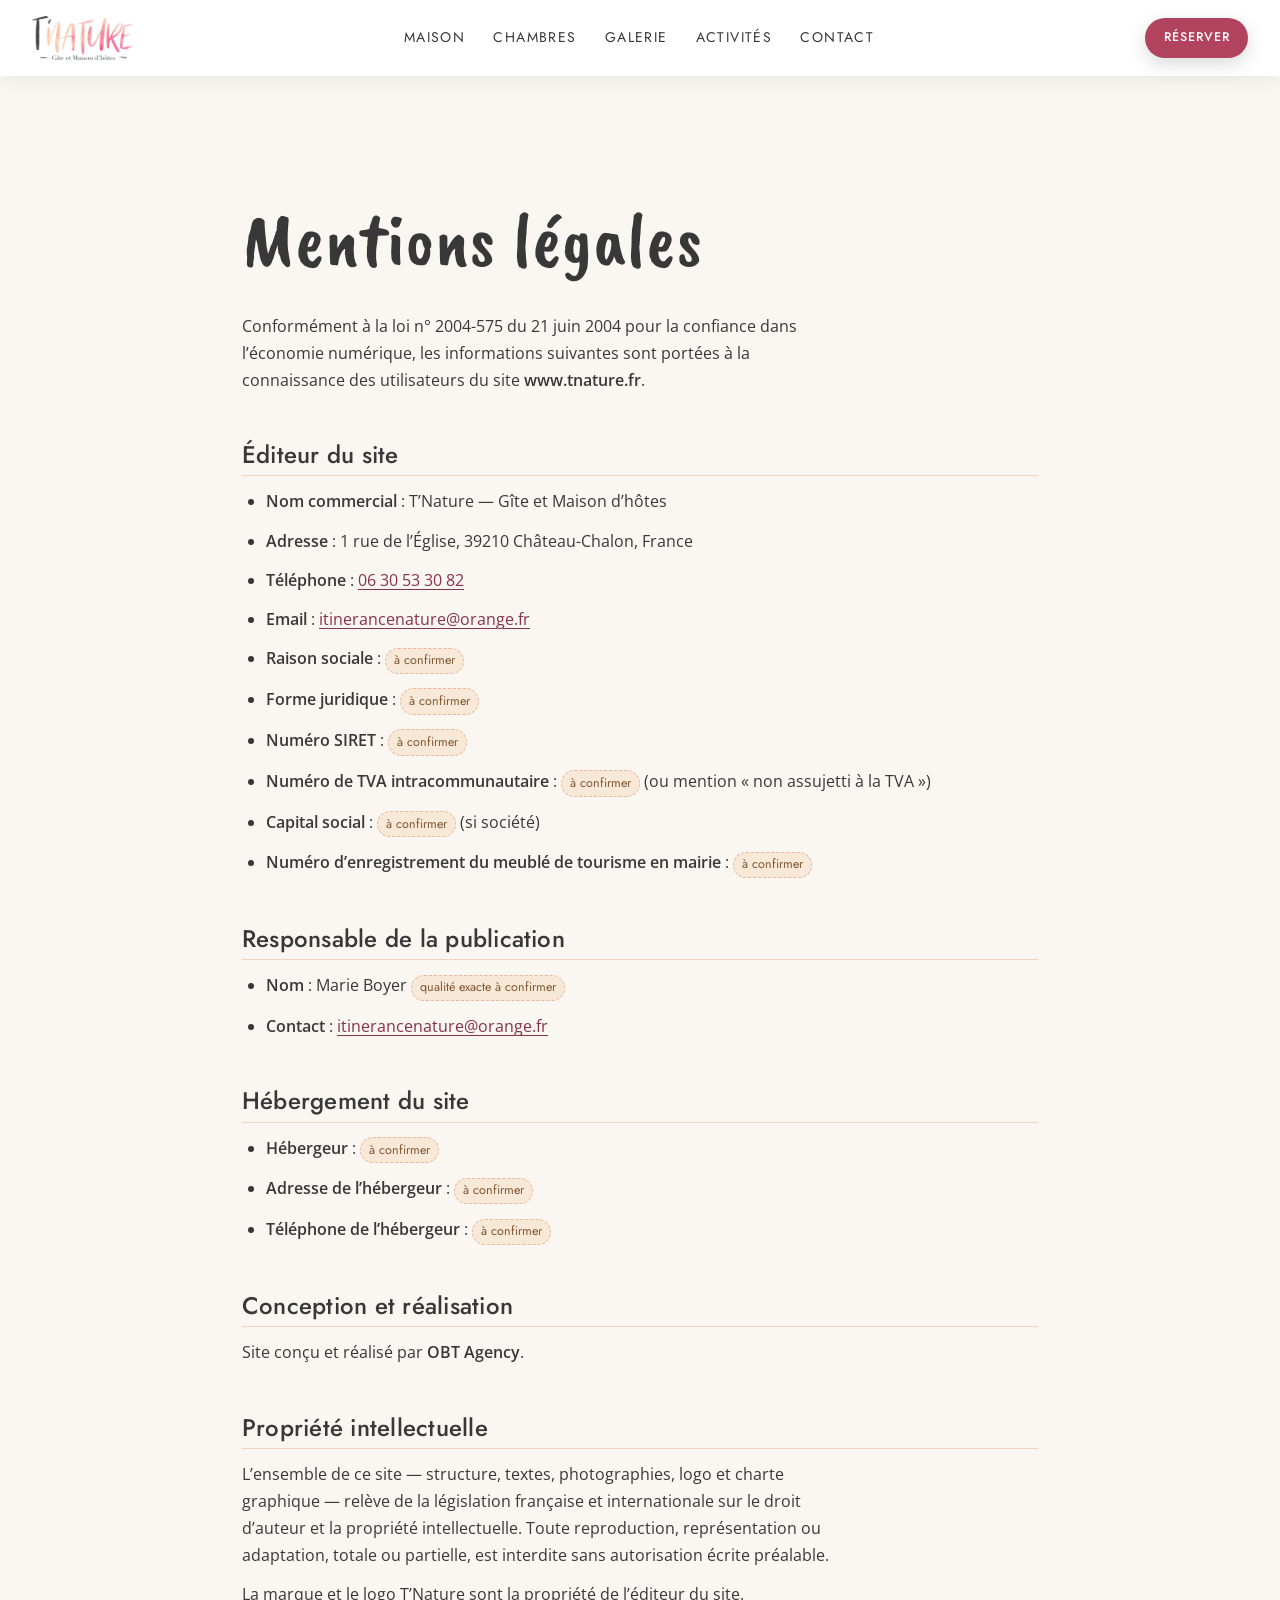
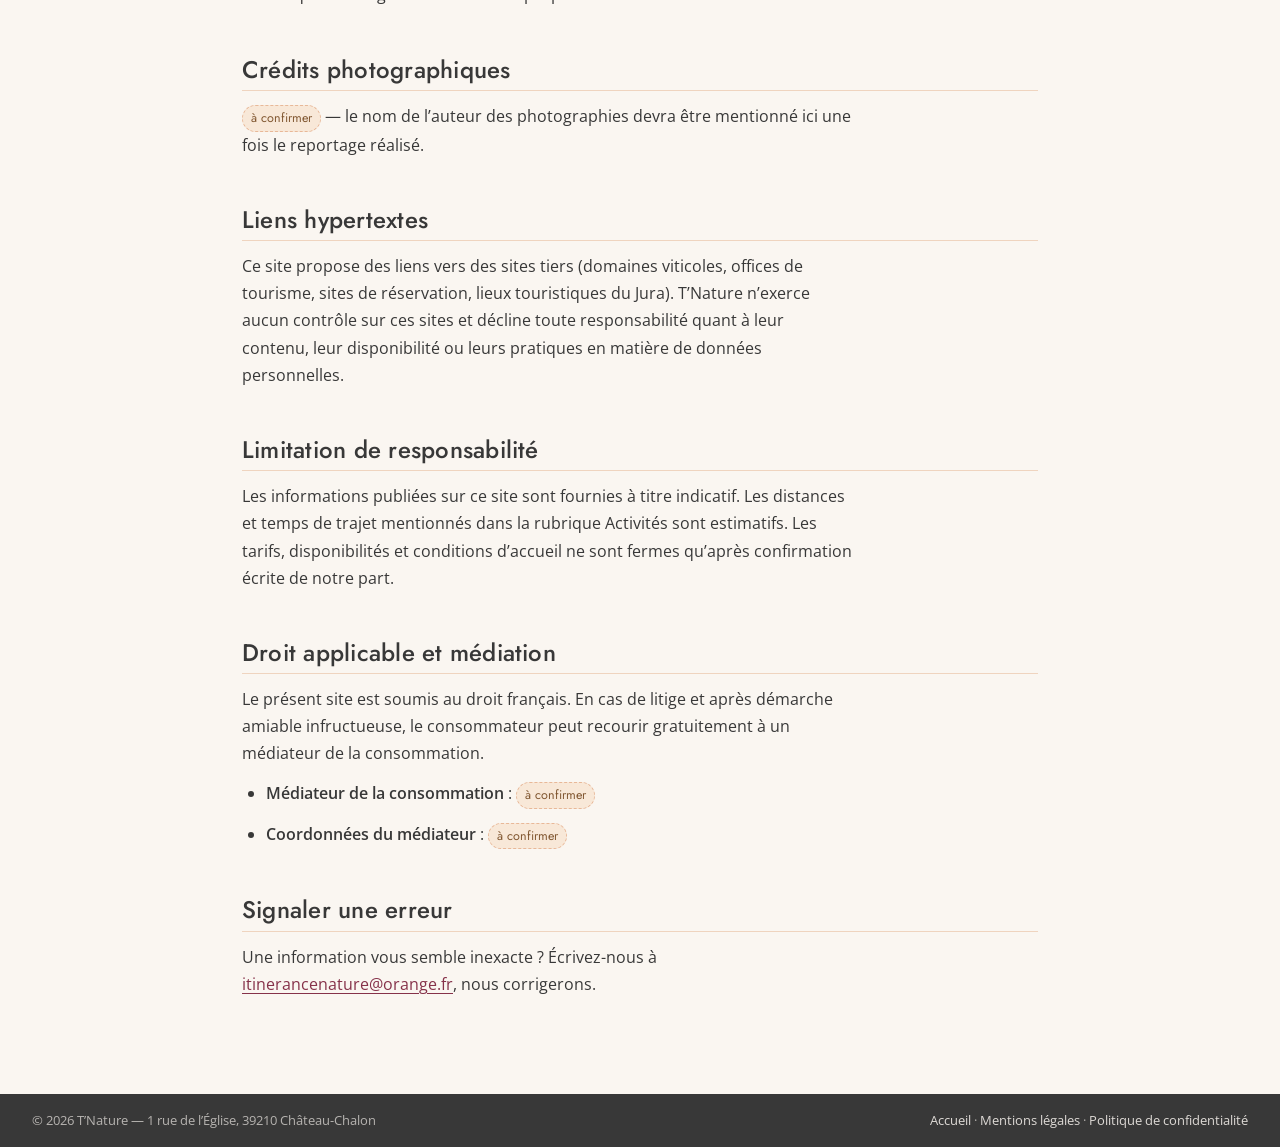
<file: mentions-legales.html>
<!doctype html>
<html lang="fr" class="sans-js">
<head>
<meta charset="utf-8">
<meta name="viewport" content="width=device-width, initial-scale=1">
<title>Mentions légales — T’Nature</title>
<meta name="description" content="Mentions légales du site de T’Nature, gîte et maison d’hôtes à Château-Chalon (Jura).">
<meta name="robots" content="noindex, nofollow">
<link rel="canonical" href="https://www.tnature.fr/mentions-legales.html">
<link rel="preconnect" href="https://fonts.googleapis.com">
<link rel="preconnect" href="https://fonts.gstatic.com" crossorigin>
<link rel="stylesheet" href="https://fonts.googleapis.com/css2?family=Caveat+Brush&family=Jost:wght@400;500&family=Open+Sans:wght@400;600&display=swap">
<link rel="icon" href="assets/logo/favicon-32.png" sizes="32x32">
<link rel="icon" href="assets/logo/favicon-96.png" sizes="96x96">
<link rel="apple-touch-icon" href="assets/logo/favicon-180.png">
<link rel="stylesheet" href="css/reset.css">
<link rel="stylesheet" href="css/tokens.css">
<link rel="stylesheet" href="css/style.css">
<script>document.documentElement.classList.remove('sans-js');</script>
</head>
<body>
<a class="saut-contenu" href="#contenu">Aller au contenu</a>

<header class="entete" data-etat="opaque">
  <div class="contenant entete__grille">
    <a class="logo entete__logo" href="index.html" aria-label="T’Nature, retour à l’accueil">
      <img class="logo__image" src="assets/logo/tnature-lettrage.png"
           width="440" height="192" alt="">
    </a>
    <nav class="nav" aria-label="Navigation principale">
      <ul class="nav__liste">
        <li><a class="nav__lien" href="index.html#maison">Maison</a></li>
        <li><a class="nav__lien" href="index.html#chambres">Chambres</a></li>
        <li><a class="nav__lien" href="index.html#galerie">Galerie</a></li>
        <li><a class="nav__lien" href="index.html#activites">Activités</a></li>
        <li><a class="nav__lien" href="index.html#contact">Contact</a></li>
      </ul>
    </nav>
    <div class="entete__actions">
      <a class="btn btn--primaire btn--reserver btn--compact" href="index.html#contact">Réserver</a>
    </div>
  </div>
</header>

<main id="contenu" class="page-legale">
  <div class="contenant contenant--etroit">
    <h1>Mentions légales</h1>
    <p>
      Conformément à la loi n° 2004-575 du 21 juin 2004 pour la confiance dans l’économie
      numérique, les informations suivantes sont portées à la connaissance des utilisateurs
      du site <strong>www.tnature.fr</strong>.
    </p>

    <h2>Éditeur du site</h2>
    <ul>
      <li><strong>Nom commercial</strong> : T’Nature — Gîte et Maison d’hôtes</li>
      <li><strong>Adresse</strong> : 1 rue de l’Église, 39210 Château-Chalon, France</li>
      <li><strong>Téléphone</strong> : <a href="tel:+33630533082">06 30 53 30 82</a></li>
      <li><strong>Email</strong> : <a href="mailto:itinerancenature@orange.fr">itinerancenature@orange.fr</a></li>
      <li><strong>Raison sociale</strong> : <span class="a-confirmer">à confirmer</span></li>
      <li><strong>Forme juridique</strong> : <span class="a-confirmer">à confirmer</span></li>
      <li><strong>Numéro SIRET</strong> : <span class="a-confirmer">à confirmer</span></li>
      <li><strong>Numéro de TVA intracommunautaire</strong> : <span class="a-confirmer">à confirmer</span> (ou mention « non assujetti à la TVA »)</li>
      <li><strong>Capital social</strong> : <span class="a-confirmer">à confirmer</span> (si société)</li>
      <li><strong>Numéro d’enregistrement du meublé de tourisme en mairie</strong> : <span class="a-confirmer">à confirmer</span></li>
    </ul>
    <!-- TODO informations légales : raison sociale, forme juridique, SIRET, TVA,
         capital, numéro d'enregistrement du meublé en mairie (brief §11.10).
         Le classement « 3 épis Gîtes de France » figurait ici ; il a été retiré
         du site entier le 12 septembre à la demande du client. Le remettre ici
         le jour où il est remis en ligne ailleurs — et pas avant : une mention
         légale ne doit pas affirmer ce que le site ne revendique plus. -->

    <h2>Responsable de la publication</h2>
    <ul>
      <li><strong>Nom</strong> : Marie Boyer <span class="a-confirmer">qualité exacte à confirmer</span></li>
      <li><strong>Contact</strong> : <a href="mailto:itinerancenature@orange.fr">itinerancenature@orange.fr</a></li>
    </ul>

    <h2>Hébergement du site</h2>
    <ul>
      <li><strong>Hébergeur</strong> : <span class="a-confirmer">à confirmer</span></li>
      <li><strong>Adresse de l’hébergeur</strong> : <span class="a-confirmer">à confirmer</span></li>
      <li><strong>Téléphone de l’hébergeur</strong> : <span class="a-confirmer">à confirmer</span></li>
    </ul>
    <!-- TODO hébergeur : nom, adresse postale et téléphone — mention obligatoire
         au titre de la LCEN. À renseigner avant la mise en ligne (brief §11.10). -->

    <h2>Conception et réalisation</h2>
    <p>
      Site conçu et réalisé par <strong>OBT Agency</strong>.
    </p>

    <h2>Propriété intellectuelle</h2>
    <p>
      L’ensemble de ce site — structure, textes, photographies, logo et charte graphique —
      relève de la législation française et internationale sur le droit d’auteur et la
      propriété intellectuelle. Toute reproduction, représentation ou adaptation, totale
      ou partielle, est interdite sans autorisation écrite préalable.
    </p>
    <p>
      La marque et le logo T’Nature sont la propriété de l’éditeur du site.
    </p>

    <h2>Crédits photographiques</h2>
    <p>
      <span class="a-confirmer">à confirmer</span> — le nom de l’auteur des photographies
      devra être mentionné ici une fois le reportage réalisé.
    </p>
    <!-- TODO crédits photo : à renseigner à la livraison du reportage.
         À déclarer ici aussi : les trois visuels de la prestation « Randonnée en
         raquettes » ne sont pas des photographies des sorties, ce sont des images
         de synthèse (dossier « reinterpretees »). Une mention du type « illustration
         générée » évite qu'on les prenne pour des vues de l'établissement. -->

    <h2>Liens hypertextes</h2>
    <p>
      Ce site propose des liens vers des sites tiers (domaines viticoles, offices de
      tourisme, sites de réservation, lieux touristiques du Jura). T’Nature n’exerce
      aucun contrôle sur ces sites et décline toute responsabilité quant à leur contenu,
      leur disponibilité ou leurs pratiques en matière de données personnelles.
    </p>

    <h2>Limitation de responsabilité</h2>
    <p>
      Les informations publiées sur ce site sont fournies à titre indicatif. Les distances
      et temps de trajet mentionnés dans la rubrique Activités sont estimatifs. Les tarifs,
      disponibilités et conditions d’accueil ne sont fermes qu’après confirmation écrite
      de notre part.
    </p>

    <h2>Droit applicable et médiation</h2>
    <p>
      Le présent site est soumis au droit français. En cas de litige et après démarche
      amiable infructueuse, le consommateur peut recourir gratuitement à un médiateur
      de la consommation.
    </p>
    <ul>
      <li><strong>Médiateur de la consommation</strong> : <span class="a-confirmer">à confirmer</span></li>
      <li><strong>Coordonnées du médiateur</strong> : <span class="a-confirmer">à confirmer</span></li>
    </ul>
    <!-- TODO médiateur de la consommation : désignation obligatoire pour un
         établissement recevant des consommateurs (art. L.612-1 du Code de la
         consommation). À obtenir auprès de la gérante (brief §11.10). -->

    <h2>Signaler une erreur</h2>
    <p>
      Une information vous semble inexacte ? Écrivez-nous à
      <a href="mailto:itinerancenature@orange.fr">itinerancenature@orange.fr</a>, nous corrigerons.
    </p>
  </div>
</main>

<footer class="pied">
  <div class="contenant">
    <div class="pied__bas" style="border-top:0">
      <p>© 2026 T’Nature — 1 rue de l’Église, 39210 Château-Chalon</p>
      <p>
        <a href="index.html">Accueil</a> ·
        <a href="mentions-legales.html">Mentions légales</a> ·
        <a href="politique-confidentialite.html">Politique de confidentialité</a>
      </p>
    </div>
  </div>
</footer>
</body>
</html>
</file>
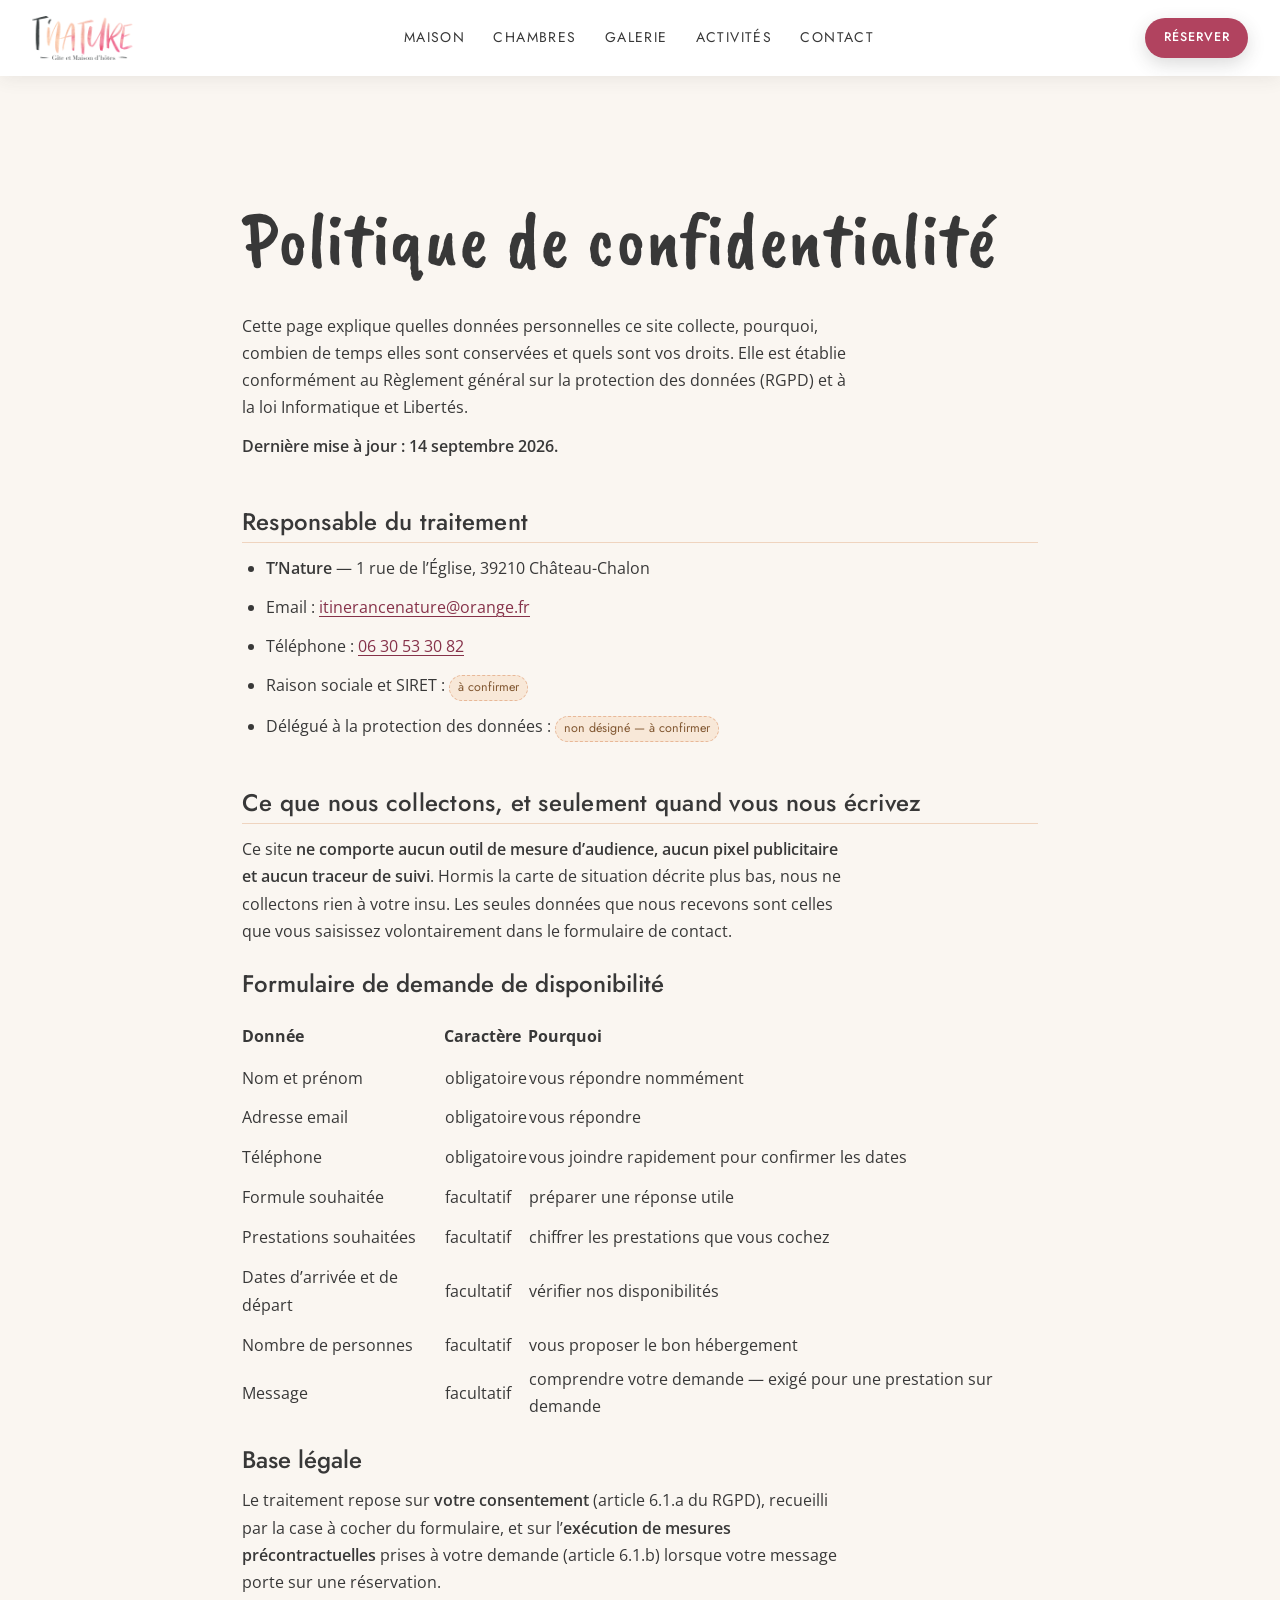
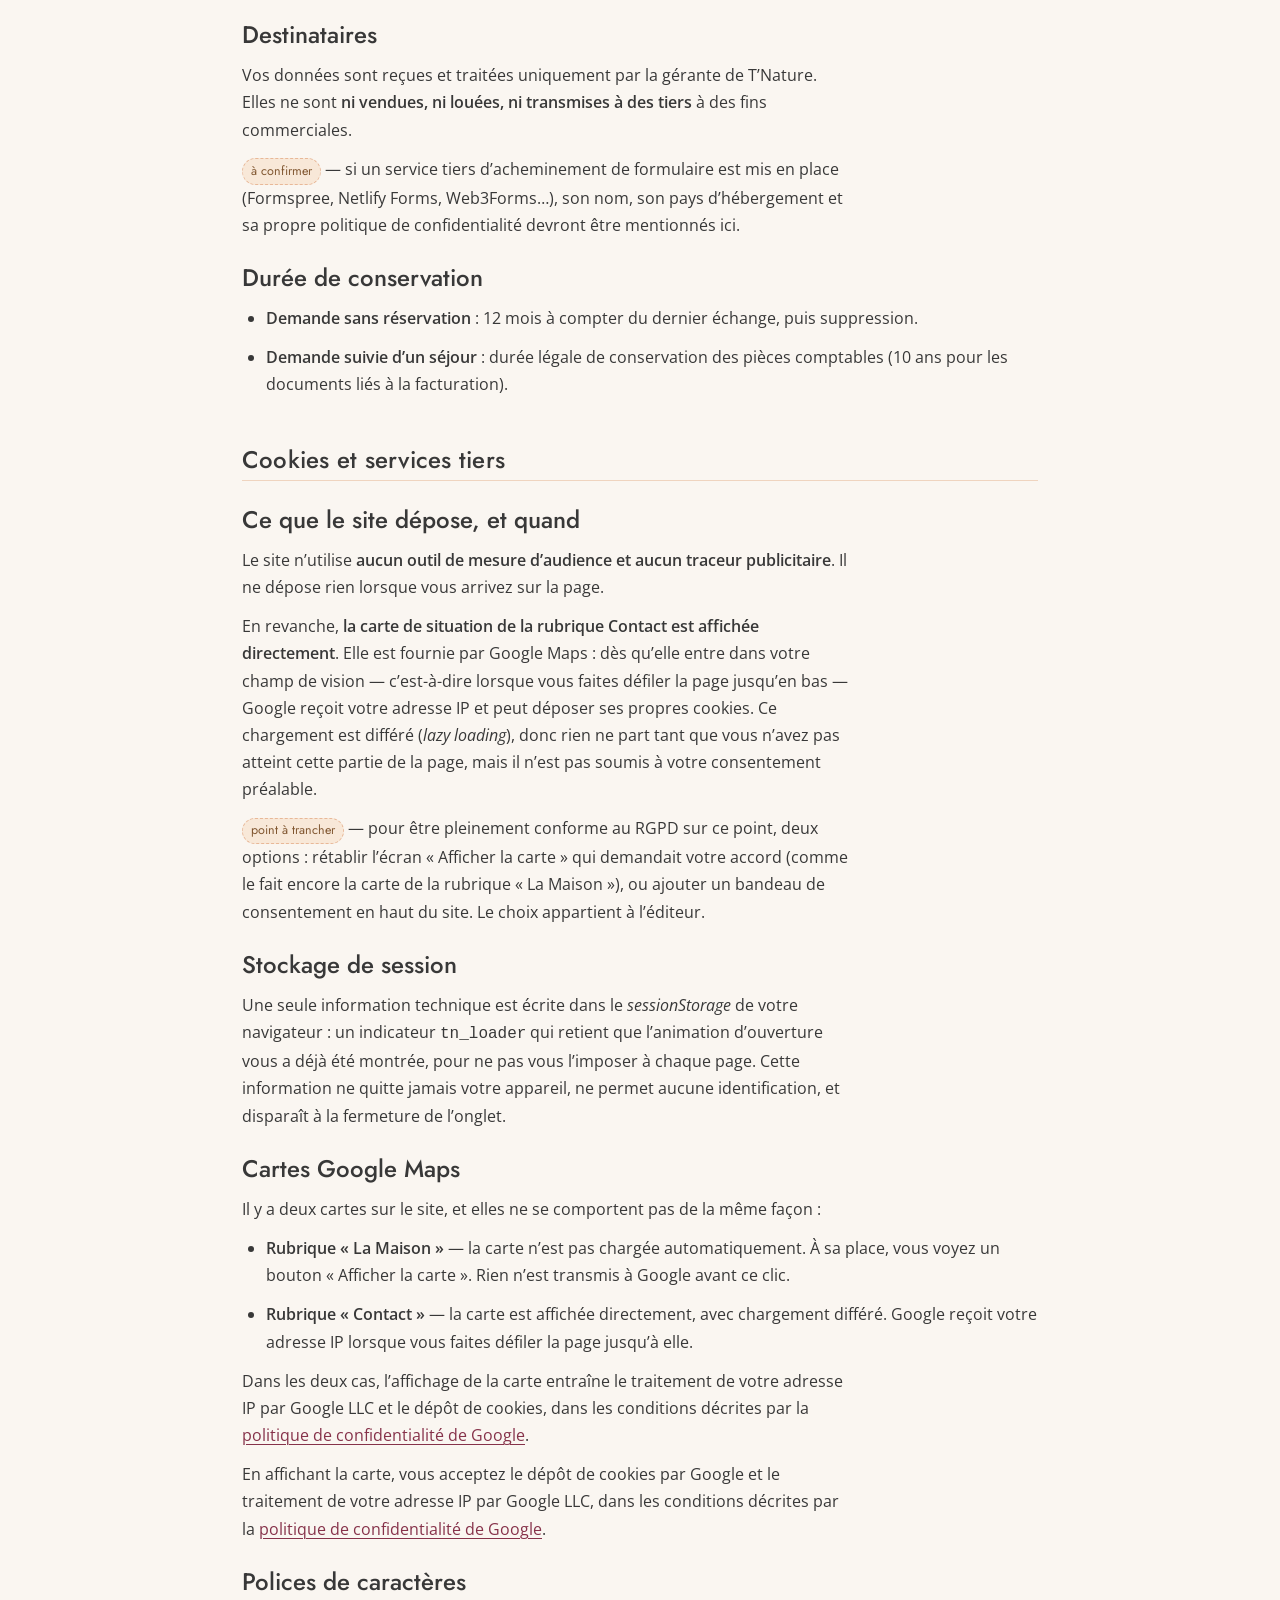
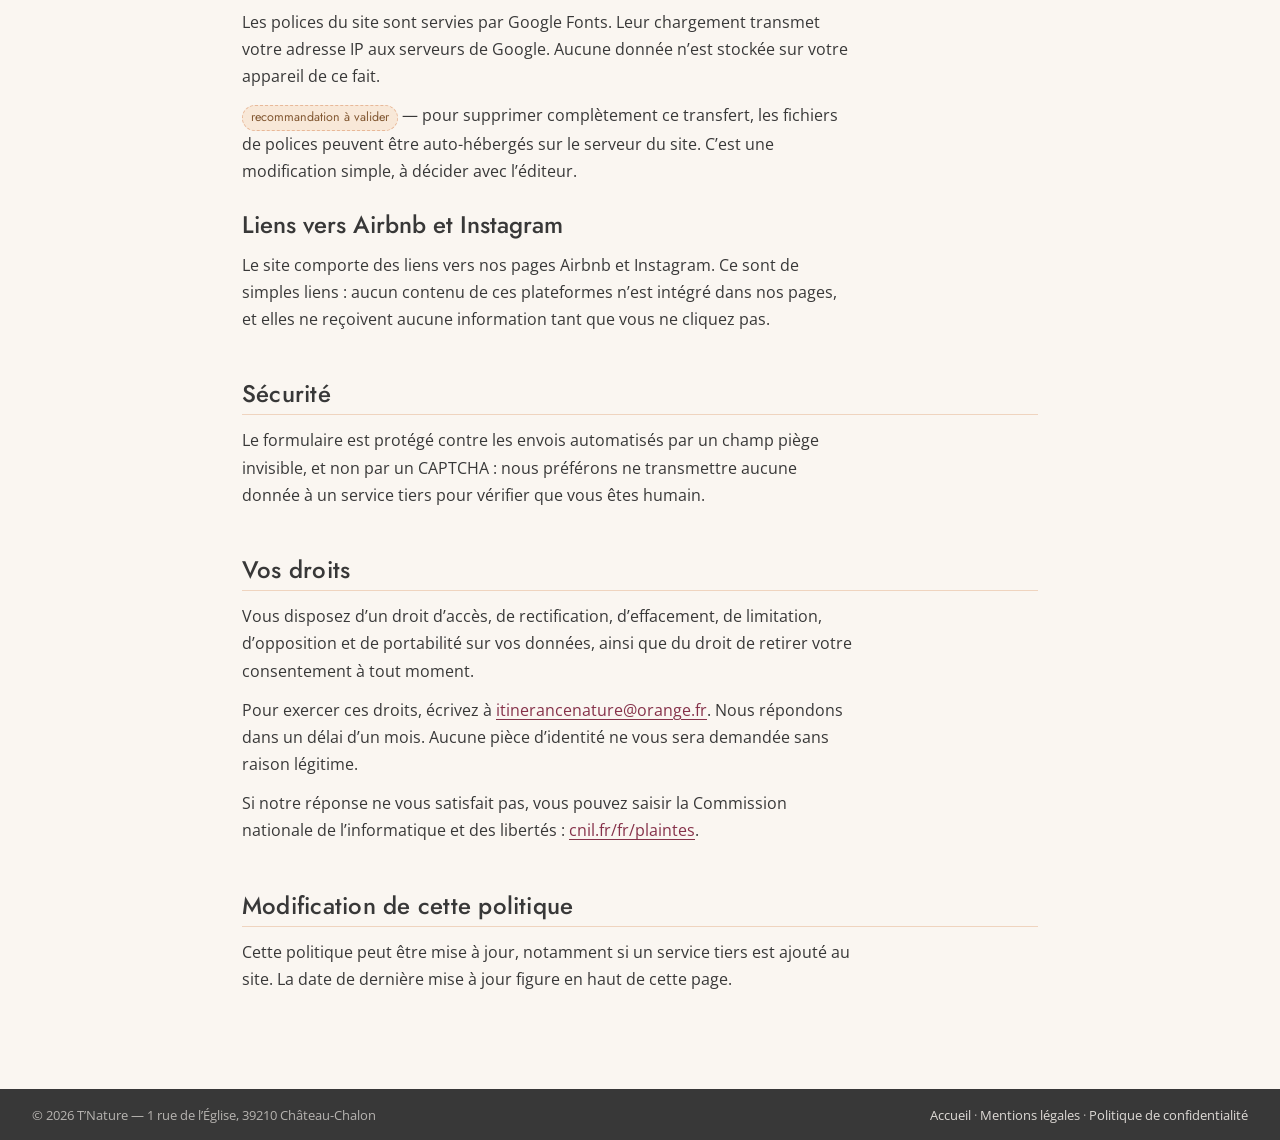
<file: politique-confidentialite.html>
<!doctype html>
<html lang="fr" class="sans-js">
<head>
<meta charset="utf-8">
<meta name="viewport" content="width=device-width, initial-scale=1">
<title>Politique de confidentialité — T’Nature</title>
<meta name="description" content="Politique de confidentialité et gestion des cookies du site de T’Nature, Château-Chalon (Jura).">
<meta name="robots" content="noindex, nofollow">
<link rel="canonical" href="https://www.tnature.fr/politique-confidentialite.html">
<link rel="preconnect" href="https://fonts.googleapis.com">
<link rel="preconnect" href="https://fonts.gstatic.com" crossorigin>
<link rel="stylesheet" href="https://fonts.googleapis.com/css2?family=Caveat+Brush&family=Jost:wght@400;500&family=Open+Sans:wght@400;600&display=swap">
<link rel="icon" href="assets/logo/favicon-32.png" sizes="32x32">
<link rel="icon" href="assets/logo/favicon-96.png" sizes="96x96">
<link rel="apple-touch-icon" href="assets/logo/favicon-180.png">
<link rel="stylesheet" href="css/reset.css">
<link rel="stylesheet" href="css/tokens.css">
<link rel="stylesheet" href="css/style.css">
<script>document.documentElement.classList.remove('sans-js');</script>
</head>
<body>
<a class="saut-contenu" href="#contenu">Aller au contenu</a>

<header class="entete" data-etat="opaque">
  <div class="contenant entete__grille">
    <a class="logo entete__logo" href="index.html" aria-label="T’Nature, retour à l’accueil">
      <img class="logo__image" src="assets/logo/tnature-lettrage.png"
           width="440" height="192" alt="">
    </a>
    <nav class="nav" aria-label="Navigation principale">
      <ul class="nav__liste">
        <li><a class="nav__lien" href="index.html#maison">Maison</a></li>
        <li><a class="nav__lien" href="index.html#chambres">Chambres</a></li>
        <li><a class="nav__lien" href="index.html#galerie">Galerie</a></li>
        <li><a class="nav__lien" href="index.html#activites">Activités</a></li>
        <li><a class="nav__lien" href="index.html#contact">Contact</a></li>
      </ul>
    </nav>
    <div class="entete__actions">
      <a class="btn btn--primaire btn--reserver btn--compact" href="index.html#contact">Réserver</a>
    </div>
  </div>
</header>

<main id="contenu" class="page-legale">
  <div class="contenant contenant--etroit">
    <h1>Politique de confidentialité</h1>
    <p>
      Cette page explique quelles données personnelles ce site collecte, pourquoi, combien
      de temps elles sont conservées et quels sont vos droits. Elle est établie conformément
      au Règlement général sur la protection des données (RGPD) et à la loi Informatique
      et Libertés.
    </p>
    <p><strong>Dernière mise à jour : 14 septembre 2026.</strong></p>

    <h2>Responsable du traitement</h2>
    <ul>
      <li><strong>T’Nature</strong> — 1 rue de l’Église, 39210 Château-Chalon</li>
      <li>Email : <a href="mailto:itinerancenature@orange.fr">itinerancenature@orange.fr</a></li>
      <li>Téléphone : <a href="tel:+33630533082">06 30 53 30 82</a></li>
      <li>Raison sociale et SIRET : <span class="a-confirmer">à confirmer</span></li>
      <li>Délégué à la protection des données : <span class="a-confirmer">non désigné — à confirmer</span></li>
    </ul>

    <h2>Ce que nous collectons, et seulement quand vous nous écrivez</h2>
    <p>
      Ce site <strong>ne comporte aucun outil de mesure d’audience, aucun pixel
      publicitaire et aucun traceur de suivi</strong>. Hormis la carte de situation décrite plus bas,
      nous ne collectons rien à votre insu. Les seules données que nous recevons sont celles que vous saisissez
      volontairement dans le formulaire de contact.
    </p>

    <h3>Formulaire de demande de disponibilité</h3>
    <table style="width:100%; margin-top:1rem">
      <thead>
        <tr>
          <th style="text-align:left; padding:.5rem 0">Donnée</th>
          <th style="text-align:left; padding:.5rem 0">Caractère</th>
          <th style="text-align:left; padding:.5rem 0">Pourquoi</th>
        </tr>
      </thead>
      <tbody>
        <tr><td style="padding:.4rem 0">Nom et prénom</td><td>obligatoire</td><td>vous répondre nommément</td></tr>
        <tr><td style="padding:.4rem 0">Adresse email</td><td>obligatoire</td><td>vous répondre</td></tr>
        <tr><td style="padding:.4rem 0">Téléphone</td><td>obligatoire</td><td>vous joindre rapidement pour confirmer les dates</td></tr>
        <tr><td style="padding:.4rem 0">Formule souhaitée</td><td>facultatif</td><td>préparer une réponse utile</td></tr>
        <tr><td style="padding:.4rem 0">Prestations souhaitées</td><td>facultatif</td><td>chiffrer les prestations que vous cochez</td></tr>
        <tr><td style="padding:.4rem 0">Dates d’arrivée et de départ</td><td>facultatif</td><td>vérifier nos disponibilités</td></tr>
        <tr><td style="padding:.4rem 0">Nombre de personnes</td><td>facultatif</td><td>vous proposer le bon hébergement</td></tr>
        <tr><td style="padding:.4rem 0">Message</td><td>facultatif</td><td>comprendre votre demande — exigé pour une prestation sur demande</td></tr>
      </tbody>
    </table>

    <h3>Base légale</h3>
    <p>
      Le traitement repose sur <strong>votre consentement</strong> (article 6.1.a du RGPD),
      recueilli par la case à cocher du formulaire, et sur l’<strong>exécution de mesures
      précontractuelles</strong> prises à votre demande (article 6.1.b) lorsque votre
      message porte sur une réservation.
    </p>

    <h3>Destinataires</h3>
    <p>
      Vos données sont reçues et traitées uniquement par la gérante de T’Nature. Elles ne
      sont <strong>ni vendues, ni louées, ni transmises à des tiers</strong> à des fins
      commerciales.
    </p>
    <p>
      <span class="a-confirmer">à confirmer</span> — si un service tiers d’acheminement de
      formulaire est mis en place (Formspree, Netlify Forms, Web3Forms…), son nom, son pays
      d’hébergement et sa propre politique de confidentialité devront être mentionnés ici.
    </p>
    <!-- TODO service d'envoi du formulaire : dès qu'il est branché, nommer le
         sous-traitant ici et vérifier qu'il est hébergé dans l'UE ou couvert par
         un cadre de transfert valide. -->

    <h3>Durée de conservation</h3>
    <ul>
      <li><strong>Demande sans réservation</strong> : 12 mois à compter du dernier échange, puis suppression.</li>
      <li><strong>Demande suivie d’un séjour</strong> : durée légale de conservation des pièces comptables (10 ans pour les documents liés à la facturation).</li>
    </ul>

    <h2>Cookies et services tiers</h2>

    <h3>Ce que le site dépose, et quand</h3>
    <p>
      Le site n’utilise <strong>aucun outil de mesure d’audience et aucun traceur
      publicitaire</strong>. Il ne dépose rien lorsque vous arrivez sur la page.
    </p>
    <p>
      En revanche, <strong>la carte de situation de la rubrique Contact est affichée
      directement</strong>. Elle est fournie par Google Maps : dès qu’elle entre dans
      votre champ de vision — c’est-à-dire lorsque vous faites défiler la page jusqu’en
      bas — Google reçoit votre adresse IP et peut déposer ses propres cookies. Ce
      chargement est différé (<em>lazy loading</em>), donc rien ne part tant que vous
      n’avez pas atteint cette partie de la page, mais il n’est pas soumis à votre
      consentement préalable.
    </p>
    <p>
      <span class="a-confirmer">point à trancher</span> — pour être pleinement conforme
      au RGPD sur ce point, deux options : rétablir l’écran « Afficher la carte » qui
      demandait votre accord (comme le fait encore la carte de la rubrique « La Maison »),
      ou ajouter un bandeau de consentement en haut du site. Le choix appartient à
      l’éditeur.
    </p>
    <!-- TODO carte Maps de la rubrique Contact : affichée sans consentement à la
         demande du client. Soit on rétablit l'écran de consentement, soit on ajoute
         un bandeau de cookies. En l'état, la conformité RGPD n'est pas acquise sur
         ce point précis. Voir README §« Carte Maps sans consentement ». -->

    <h3>Stockage de session</h3>
    <p>
      Une seule information technique est écrite dans le <em>sessionStorage</em> de votre
      navigateur : un indicateur <code>tn_loader</code> qui retient que l’animation
      d’ouverture vous a déjà été montrée, pour ne pas vous l’imposer à chaque page. Cette
      information ne quitte jamais votre appareil, ne permet aucune identification, et
      disparaît à la fermeture de l’onglet.
    </p>

    <h3>Cartes Google Maps</h3>
    <p>
      Il y a deux cartes sur le site, et elles ne se comportent pas de la même façon :
    </p>
    <ul>
      <li>
        <strong>Rubrique « La Maison »</strong> — la carte n’est pas chargée
        automatiquement. À sa place, vous voyez un bouton « Afficher la carte ». Rien
        n’est transmis à Google avant ce clic.
      </li>
      <li>
        <strong>Rubrique « Contact »</strong> — la carte est affichée directement, avec
        chargement différé. Google reçoit votre adresse IP lorsque vous faites défiler
        la page jusqu’à elle.
      </li>
    </ul>
    <p>
      Dans les deux cas, l’affichage de la carte entraîne le traitement de votre adresse
      IP par Google LLC et le dépôt de cookies, dans les conditions décrites par la
      <a href="https://policies.google.com/privacy?hl=fr" target="_blank" rel="noopener noreferrer">politique
      de confidentialité de Google</a>.
    </p>
    <p>
      En affichant la carte, vous acceptez le dépôt de cookies par Google et le traitement
      de votre adresse IP par Google LLC, dans les conditions décrites par la
      <a href="https://policies.google.com/privacy?hl=fr" target="_blank" rel="noopener noreferrer">politique
      de confidentialité de Google</a>.
    </p>

    <h3>Polices de caractères</h3>
    <p>
      Les polices du site sont servies par Google Fonts. Leur chargement transmet votre
      adresse IP aux serveurs de Google. Aucune donnée n’est stockée sur votre appareil
      de ce fait.
    </p>
    <p>
      <span class="a-confirmer">recommandation à valider</span> — pour supprimer
      complètement ce transfert, les fichiers de polices peuvent être auto-hébergés sur le
      serveur du site. C’est une modification simple, à décider avec l’éditeur.
    </p>
    <!-- TODO Google Fonts : proposer l'auto-hébergement des polices, qui supprime
         tout transfert vers Google et améliore aussi la performance. -->

    <h3>Liens vers Airbnb et Instagram</h3>
    <p>
      Le site comporte des liens vers nos pages Airbnb et Instagram. Ce sont de simples
      liens : aucun contenu de ces plateformes n’est intégré dans nos pages, et elles ne
      reçoivent aucune information tant que vous ne cliquez pas.
    </p>

    <h2>Sécurité</h2>
    <p>
      Le formulaire est protégé contre les envois automatisés par un champ piège invisible,
      et non par un CAPTCHA : nous préférons ne transmettre aucune donnée à un service
      tiers pour vérifier que vous êtes humain.
    </p>

    <h2>Vos droits</h2>
    <p>
      Vous disposez d’un droit d’accès, de rectification, d’effacement, de limitation,
      d’opposition et de portabilité sur vos données, ainsi que du droit de retirer votre
      consentement à tout moment.
    </p>
    <p>
      Pour exercer ces droits, écrivez à
      <a href="mailto:itinerancenature@orange.fr">itinerancenature@orange.fr</a>. Nous répondons dans un
      délai d’un mois. Aucune pièce d’identité ne vous sera demandée sans raison légitime.
    </p>
    <p>
      Si notre réponse ne vous satisfait pas, vous pouvez saisir la Commission nationale de
      l’informatique et des libertés :
      <a href="https://www.cnil.fr/fr/plaintes" target="_blank" rel="noopener noreferrer">cnil.fr/fr/plaintes</a>.
    </p>

    <h2>Modification de cette politique</h2>
    <p>
      Cette politique peut être mise à jour, notamment si un service tiers est ajouté au
      site. La date de dernière mise à jour figure en haut de cette page.
    </p>
  </div>
</main>

<footer class="pied">
  <div class="contenant">
    <div class="pied__bas" style="border-top:0">
      <p>© 2026 T’Nature — 1 rue de l’Église, 39210 Château-Chalon</p>
      <p>
        <a href="index.html">Accueil</a> ·
        <a href="mentions-legales.html">Mentions légales</a> ·
        <a href="politique-confidentialite.html">Politique de confidentialité</a>
      </p>
    </div>
  </div>
</footer>
</body>
</html>
</file>
<file: css/tokens.css>
/* ============================================================
   T'NATURE — Jetons de design
   Toutes les valeurs de couleur viennent du logo et du bloc
   « AU CŒUR DE CHÂTEAU-CHALON » de l'ancien site (brief §3.2).
   Ne pas introduire de couleur en dur ailleurs que dans ce fichier.
   ============================================================ */

:root{
  /* — Neutres : le squelette du site (≈80 % de la surface) — */
  --c-encre:      #383838; /* anthracite du lettrage et du brin d'herbes */
  --c-encre-doux: #5A5A5A; /* textes secondaires */
  --c-blanc:      #FFFFFF;
  --c-ivoire:     #FAF6F1; /* fond de section clair par défaut */

  /* — Chauds : texture aquarelle du carré du logo — */
  --c-creme:      #F8E8D8;
  --c-sable:      #F8E8C8;
  --c-peche:      #F8D8B8;
  --c-abricot:    #F8C8A8;
  --c-terre:      #E8B898; /* ombres de l'aquarelle */

  /* — Roses : dégradé du lettrage — */
  --c-rose-poudre:#F8D8D8;
  --c-rose:       #F898A8;
  --c-corail:     #F87898; /* accent chaud du logo */
  --c-framboise:  #E86888; /* version foncée, survols */

  /* — Variantes assombries, obligatoires dès qu'une couleur porte du TEXTE —
     Le corail et la framboise du logo plafonnent à 2,4:1 sur fond clair :
     illisibles au sens WCAG AA. Ces trois tons gardent la teinte (345°) et la
     douceur de la palette tout en passant 4,5:1 sur TOUS les fonds clairs
     du site (blanc, ivoire, crème, sable, pêche). Valeurs calculées, pas
     choisies à l'œil — voir README §« Contrastes ». */
  --c-bois-rose:      #A13D56; /* texte accentué : sur-titres, liens, libellés */
  --c-bois-rose-sombre:#86324A; /* survol des liens */
  --c-bois-rose-fond: #B1435F; /* fond de bouton : blanc dessus à 5,45:1 */
  --c-terre-texte:    #815731; /* texte brun sur crème (métas de placeholder) */

  /* — Mauve : rectangle plein du motif signature — */
  --c-mauve:      #DBBACC;

  /* — Ocre : état actif hérité de l'ancien menu. À doser. — */
  --c-ocre:       #C9B200;

  /* — Rôles sémantiques : c'est ce qu'on utilise dans style.css — */
  --fond-page:        var(--c-ivoire);
  --texte:            var(--c-encre);
  --texte-doux:       var(--c-encre-doux);
  --texte-inverse:    var(--c-ivoire);
  --accent:           var(--c-bois-rose);      /* texte : version accessible */
  --accent-decor:     var(--c-corail);         /* décor non textuel seulement */
  --accent-fonce:     var(--c-bois-rose-sombre);
  --action-fond:      var(--c-encre);
  --action-texte:     var(--c-blanc);
  --action-fond-survol: var(--c-bois-rose-fond);
  --etoile:           var(--c-ocre);
  --bordure-douce:    rgba(232,184,152,.55);
  --texte-brun:       var(--c-terre-texte);

  /* — Dégradé aquarelle du logo, défini une seule fois —
     Sert au lettrage du logo et au rectangle qui comble les cartes. */
  --degrade-logo: linear-gradient(100deg,
    var(--c-rose) 0%, var(--c-corail) 18%, var(--c-abricot) 48%,
    var(--c-peche) 68%, var(--c-sable) 100%);

  /* — Typographie — */
  --f-titre:  "Caveat Brush", "Permanent Marker", "Amatic SC", cursive;
  --f-ui:     "Jost", "Poppins", "Helvetica Neue", Arial, sans-serif;
  --f-corps:  "Open Sans", "Segoe UI", Roboto, Helvetica, Arial, sans-serif;

  --fs-h1:    clamp(2.5rem, 6vw, 5rem);
  --fs-h2:    clamp(1.9rem, 4vw, 3.2rem);
  --fs-h3:    clamp(1.2rem, 2vw, 1.5rem);
  --fs-h4:    clamp(1.05rem, 1.4vw, 1.15rem);
  --fs-body:  clamp(1rem, 1.1vw, 1.0625rem);
  --fs-petit: .875rem;
  --fs-micro: .78125rem;

  --lh-titre: 1.05;
  --lh-corps: 1.7;
  --ls-surtitre: .12em;

  /* — Espacements — */
  --e-1: .25rem;  --e-2: .5rem;   --e-3: .75rem;  --e-4: 1rem;
  --e-5: 1.5rem;  --e-6: 2rem;    --e-7: 3rem;    --e-8: 4rem;
  --e-9: 6rem;    --e-10: 8rem;
  --section-y: clamp(3.5rem, 8vw, 7rem);
  --gouttiere:  clamp(1rem, 2.5vw, 2rem);
  --largeur-max: 1280px;
  --largeur-texte: 68ch;

  /* — Rayons (brief §3.5) — */
  --r-pilule: 999px;  /* CTA */
  --r-carte:  16px;
  --r-champ:  12px;
  --r-modale: 20px;
  --r-vignette: 12px;

  /* — Ombres : douces et chaudes, jamais noires — */
  --ombre-carte:  0 8px 30px rgba(56,56,56,.08);
  --ombre-survol: 0 16px 44px rgba(56,56,56,.14);
  --ombre-header: 0 2px 18px rgba(56,56,56,.09);

  /* — Mouvement — */
  --t-rapide: .18s ease;
  --t-base:   .25s ease;
  --t-lent:   .5s cubic-bezier(.22,.61,.36,1);
  --t-rideau: .9s cubic-bezier(.76,0,.24,1);

  /* Taille du texte courant sur téléphone : le sous-titre du hero et les
     paragraphes des sections Maison et Chambres s'y alignent. */
  --fs-mobile-texte: .9375rem;

  /* Hauteur d'une pastille : ses deux paddings, sa ligne de texte, ses bordures.
     Sert à réserver un nombre de rangs fixe dans les cartes de chambre. */
  --h-puce: calc(.8rem + 1.3 * var(--fs-micro) + 2px);

  /* — Divers — */
  --h-header: 76px;
  --z-header: 100;
  --z-modale: 500;
  --z-loader: 9999;
}

@media (max-width: 767px){
  :root{ --h-header: 64px; }
}

/* Le site est pensé en clair. On neutralise l'inversion automatique
   des navigateurs pour que la palette du logo reste fidèle. */
:root{ color-scheme: only light; }
</file>
<file: css/style.css>
/* ============================================================
   T'NATURE — Feuille principale
   Sommaire
     1. Base et typographie
     2. Utilitaires de mise en page
     3. Texture aquarelle et motif signature
     4. Placeholders d'images (brief photo)
     5. Boutons, puces, badge d'avis, logo
     6. Écran de chargement
     7. En-tête et navigation
     8. Hero
     9. Bande des points forts
    10. La Maison
    11. Les Chambres
    12. Prestations
    13. Galerie
    14. Activités
    15. Contact
    16. Pied de page
    17. Modales et carrousels
    18. Pages légales
    19. Apparitions au scroll
   ============================================================ */

/* ========== 1. BASE ET TYPOGRAPHIE ========== */

html{ scroll-behavior: smooth; }

body{
  font-family: var(--f-corps);
  font-size: var(--fs-body);
  line-height: var(--lh-corps);
  color: var(--texte);
  background: var(--fond-page);
}

/* Verrou du défilement quand une modale ou le menu est ouvert */
body.est-verrouille{ overflow: hidden; }

h1, h2{
  font-family: var(--f-titre);
  font-weight: 400;
  line-height: var(--lh-titre);
  letter-spacing: .01em;
}
h1{ font-size: var(--fs-h1); }
h2{ font-size: var(--fs-h2); }

h3, h4, h5, h6{
  font-family: var(--f-ui);
  font-weight: 500;
  line-height: 1.25;
}
h3{ font-size: var(--fs-h3); }
h4{ font-size: var(--fs-h4); }

p{ max-width: var(--largeur-texte); }
/* Le texte n'est jamais justifié : défaut corrigé de l'ancien site. */
p, li{ text-align: left; }

a{ text-decoration-thickness: 1px; text-underline-offset: .18em; }

strong{ font-weight: 600; }

::selection{ background: var(--c-rose-poudre); color: var(--c-encre); }

/* Lien d'évitement */
.saut-contenu{
  position: absolute; left: -9999px; top: 0;
  z-index: calc(var(--z-loader) + 1);
  background: var(--c-encre); color: var(--c-blanc);
  padding: var(--e-3) var(--e-5);
  border-radius: 0 0 var(--r-champ) 0;
  font-family: var(--f-ui);
}
.saut-contenu:focus{ left: 0; }

.lecture-seule{
  position: absolute; width: 1px; height: 1px;
  padding: 0; margin: -1px; overflow: hidden;
  clip: rect(0 0 0 0); white-space: nowrap; border: 0;
}

/* ========== 2. UTILITAIRES DE MISE EN PAGE ========== */

.contenant{
  width: 100%;
  max-width: var(--largeur-max);
  margin-inline: auto;
  padding-inline: var(--gouttiere);
}
.contenant--etroit{ max-width: 860px; }

.section{ padding-block: var(--section-y); position: relative; }
.section--ivoire{ background: var(--c-ivoire); }
.section--blanc{ background: var(--c-blanc); }
.section--encre{ background: var(--c-encre); color: var(--texte-inverse); }

.section__entete{
  max-width: 760px;
  margin-bottom: clamp(2rem, 4vw, 3.5rem);
}
.section__entete--centre{ margin-inline: auto; text-align: center; }
/* `p, li { text-align: left }` cible directement le <p> : il l'emporte sur le
   centrage hérité du parent, et les sous-titres restaient alignés à gauche
   dans un bloc pourtant centré. Il faut donc viser le <p> explicitement. */
.section__entete--centre p{ margin-inline: auto; text-align: center; }

.surtitre{
  display: block;
  font-family: var(--f-ui);
  /* « La maison », « Les chambres », « Galerie »… : ce sont eux qui annoncent
     la section, et ils se lisaient plus petits que le corps de texte.
     Demande de la cliente du 30/09/2026. */
  font-size: clamp(1rem, 1.3vw, 1.15rem);
  font-weight: 500;
  letter-spacing: var(--ls-surtitre);
  text-transform: uppercase;
  color: var(--accent);
  margin-bottom: var(--e-3);
}
.section--encre .surtitre{ color: var(--c-peche); }

.chapo{
  font-size: clamp(1.0625rem, 1.5vw, 1.1875rem);
  color: var(--texte-doux);
  margin-top: var(--e-4);
}

/* Séparateur : le brin d'herbes du logo */
.brin{
  display: block;
  width: 26px; height: auto;
  margin: var(--e-6) auto;
  color: var(--texte);
  opacity: .55;
}

/* ========== 3. TEXTURE AQUARELLE ET MOTIF SIGNATURE ========== */

/* Reproduction en CSS pur de la texture du carré du logo.
   Aucune image : quatre lavis radiaux + un grain SVG en multiply. */
.texture-aquarelle{
  position: relative;
  isolation: isolate;
  background-color: var(--c-creme);
  background-image:
    radial-gradient(60% 50% at 20% 25%, rgba(248,200,168,.55) 0%, transparent 70%),
    radial-gradient(50% 45% at 78% 18%, rgba(248,232,200,.65) 0%, transparent 72%),
    radial-gradient(55% 55% at 62% 80%, rgba(248,216,216,.50) 0%, transparent 70%),
    radial-gradient(40% 40% at 12% 82%, rgba(232,184,152,.35) 0%, transparent 75%);
}
.texture-aquarelle::after{
  content: "";
  position: absolute; inset: 0;
  pointer-events: none;
  opacity: .16;
  mix-blend-mode: multiply;
  z-index: -1;
  background-image: url("data:image/svg+xml,%3Csvg xmlns='http://www.w3.org/2000/svg' width='200' height='200'%3E%3Cfilter id='g'%3E%3CfeTurbulence type='fractalNoise' baseFrequency='.9' numOctaves='3' stitchTiles='stitch'/%3E%3CfeColorMatrix type='saturate' values='0'/%3E%3C/filter%3E%3Crect width='200' height='200' filter='url(%23g)' opacity='.55'/%3E%3C/svg%3E");
}
/* Variante très pâle, pour la section Contact */
.texture-aquarelle--pale{ background-color: #FDF8F3; }
/* z-index négatif indispensable : sans lui, ce voile positionné se peint
   PAR-DESSUS le contenu en flux et délave les titres de la section Contact,
   qui paraissaient alors d'une autre couleur que les autres. */
.texture-aquarelle--pale::before{
  content: ""; position: absolute; inset: 0; z-index: -1;
  background: var(--c-blanc); opacity: .6; pointer-events: none;
}

/* Le motif signature : rectangle mauve plein + carré aquarelle décalé.
   Repris du bloc « AU CŒUR DE CHÂTEAU-CHALON » de l'ancien site. */
.motif-signature{
  position: relative;
  padding: 0 2rem 2rem 0;   /* réserve la place du décalage */
}
.motif-signature::before{
  content: "";
  position: absolute;
  inset: 2rem 0 0 2rem;
  background: var(--c-mauve);
  border-radius: 4px;
}
.motif-signature > *{ position: relative; z-index: 1; }

.motif-signature--inverse{ padding: 0 0 2rem 2rem; }
.motif-signature--inverse::before{ inset: 2rem 2rem 0 0; }

.motif-signature--petit{ padding: 0 1.25rem 1.25rem 0; }
.motif-signature--petit::before{ inset: 1.25rem 0 0 1.25rem; }

/* Pastille décorative en texture, utilisée en fond de section */
.tache-aquarelle{
  position: absolute;
  border-radius: 50%;
  filter: blur(28px);
  opacity: .5;
  pointer-events: none;
  z-index: 0;
}

/* ========== 4. PLACEHOLDERS D'IMAGES ========== */

/* Chaque emplacement d'image du site est un brief photo.
   Le ratio est déclaré pour que la mise en page finale soit
   exactement celle du site livré : CLS nul au remplacement. */
.placeholder-img{
  position: relative;
  display: flex;
  flex-direction: column;
  align-items: center;
  justify-content: center;
  gap: var(--e-2);
  aspect-ratio: var(--ratio, 3/2);
  margin: 0;
  padding: clamp(.75rem, 2.5%, 1.5rem);
  text-align: center;
  overflow: hidden;
  border-radius: inherit;
  background-color: var(--c-creme);
  background-image:
    radial-gradient(60% 50% at 20% 25%, rgba(248,200,168,.42) 0%, transparent 70%),
    radial-gradient(50% 45% at 78% 18%, rgba(248,232,200,.50) 0%, transparent 72%),
    radial-gradient(55% 55% at 62% 80%, rgba(248,216,216,.38) 0%, transparent 70%);
  color: var(--c-encre-doux);
}
.placeholder-img::before{
  content: "";
  position: absolute; inset: 6px;
  border: 2px dashed var(--c-terre);
  border-radius: inherit;
  pointer-events: none;
  opacity: .75;
}
.placeholder-img__icone{ color: var(--c-terre); flex: none; }
.placeholder-img__icone svg{ width: 26px; height: 26px; }
.placeholder-img__texte{
  font-family: var(--f-ui);
  font-size: clamp(.72rem, 1.15vw, .85rem);
  line-height: 1.45;
  max-width: 34ch;
  /* Sur les très petites vignettes, on tronque proprement */
  overflow: hidden;
  display: -webkit-box;
  -webkit-line-clamp: 5;
  -webkit-box-orient: vertical;
}
.placeholder-img__meta{
  font-family: var(--f-ui);
  font-size: var(--fs-micro);
  letter-spacing: .06em;
  text-transform: uppercase;
  color: var(--texte-brun);
  flex: none;
}
/* Version sombre, pour le loader et le hero */
.placeholder-img--sombre{
  background-color: #4A4038;
  background-image:
    radial-gradient(70% 60% at 25% 25%, rgba(232,184,152,.28) 0%, transparent 70%),
    radial-gradient(60% 55% at 80% 70%, rgba(248,152,168,.18) 0%, transparent 72%);
  color: rgba(250,246,241,.82);
}
.placeholder-img--sombre::before{ border-color: rgba(232,184,152,.45); }
.placeholder-img--sombre .placeholder-img__icone,
.placeholder-img--sombre .placeholder-img__meta{ color: rgba(232,184,152,.75); }
/* Vignette : on masque le texte, illisible en dessous de 150 px */
.placeholder-img--vignette .placeholder-img__texte,
.placeholder-img--vignette .placeholder-img__meta{ display: none; }

/* ---------- Emplacement pourvu : la vraie photo ----------
   La photo livrée prend la boîte du brief qu'elle remplace — même ratio,
   même rayon, même position dans la grille. C'est ce qui fait qu'aucune
   mise en page n'a bougé en passant des placeholders aux photos. */
.placeholder-img--photo{
  padding: 0;
  background-image: none;
  background-color: var(--c-creme);   /* le temps que l'image arrive */
}
.placeholder-img--photo::before{ display: none; }
.placeholder-img--photo img{
  width: 100%;
  height: 100%;
  object-fit: cover;
  display: block;
}

/* ---------- Fond plein écran : hero et rideau de chargement ---------- */
.image-fond{
  position: absolute; inset: 0;
  width: 100%; height: 100%;
  object-fit: cover;
  display: block;
}
/* Diaporama : les vues sont superposées, une seule est opaque. Le fondu dure
   un peu plus d'une seconde, sur trois secondes d'affichage. */
.diaporama{ position: absolute; inset: 0; }
.diaporama .image-fond{ opacity: 0; transition: opacity 1.1s ease; }
.diaporama .image-fond[data-actif="1"]{ opacity: 1; }
@media (prefers-reduced-motion: reduce){
  .diaporama .image-fond{ transition: none; }
}

/* ========== 5. BOUTONS, PUCES, AVIS, LOGO ========== */

.btn{
  display: inline-flex;
  align-items: center;
  justify-content: center;
  gap: var(--e-2);
  min-height: 48px;
  padding: .9rem 2rem;
  border-radius: var(--r-pilule);
  font-family: var(--f-ui);
  font-size: var(--fs-petit);
  font-weight: 500;
  letter-spacing: .08em;
  text-transform: uppercase;
  text-decoration: none;
  text-align: center;
  transition: background-color var(--t-base), color var(--t-base),
              transform var(--t-base), box-shadow var(--t-base),
              border-color var(--t-base);
}
.btn:hover{ transform: translateY(-2px); }
.btn:active{ transform: translateY(0); }

.btn--primaire{
  background: var(--action-fond);
  color: var(--action-texte);
  box-shadow: 0 6px 18px rgba(56,56,56,.18);
}
.btn--primaire:hover{ background: var(--action-fond-survol); box-shadow: var(--ombre-survol); }

/* Le « Réserver » de la barre de menu et du hero : les deux états du bouton
   primaire, échangés. Le rose bois est posé d'emblée — c'est l'action qu'on
   veut voir venir — et l'anthracite prend le relais au survol. Partout
   ailleurs c'est l'inverse : anthracite au repos, rose à l'approche. */
.btn--reserver{ background: var(--c-bois-rose-fond); }
.btn--reserver:hover{ background: var(--action-fond); }

.btn--secondaire{
  background: transparent;
  color: var(--c-blanc);
  border: 1.5px solid rgba(255,255,255,.75);
}
.btn--secondaire:hover{ background: rgba(255,255,255,.14); border-color: #fff; }

.btn--contour{
  background: transparent;
  color: var(--texte);
  border: 1.5px solid var(--c-terre);
}
.btn--contour:hover{ background: var(--c-creme); border-color: var(--accent); }

.btn--compact{ min-height: 40px; padding: .55rem 1.15rem; font-size: var(--fs-micro); }
.btn--pleine{ width: 100%; }

/* CTA en lien fléché — mise en page reprise de la référence client */
.lien-fleche{
  display: inline-flex;
  align-items: center;
  gap: var(--e-3);
  min-height: 44px;
  font-family: var(--f-ui);
  font-size: var(--fs-petit);
  font-weight: 500;
  letter-spacing: .1em;
  text-transform: uppercase;
  text-decoration: none;
  color: var(--texte);
  transition: color var(--t-base), gap var(--t-base);
}
.lien-fleche svg{ width: 18px; height: 18px; flex: none; transition: transform var(--t-base); }
.lien-fleche:hover{ color: var(--accent-fonce); gap: var(--e-4); }
.lien-fleche:hover svg{ transform: translateX(3px); }

/* Puces d'équipement — style de la référence client */
.puces{ display: flex; flex-wrap: wrap; gap: var(--e-2); }
.puce{
  display: inline-flex;
  align-items: center;
  padding: .4rem .85rem;
  border: 1px solid var(--bordure-douce);
  border-radius: var(--r-pilule);
  font-family: var(--f-ui);
  font-size: var(--fs-micro);
  line-height: 1.3;
  color: var(--texte-doux);
  background: var(--c-blanc);
}
.puce--todo{
  border-style: dashed;
  border-color: var(--c-terre);
  color: var(--texte-brun);
  font-style: italic;
}

/* Étiquette de saison / de statut */
.etiquette{
  display: inline-flex;
  align-items: center;
  gap: var(--e-1);
  padding: .3rem .7rem;
  border-radius: var(--r-pilule);
  background: var(--c-creme);
  color: var(--texte);
  font-family: var(--f-ui);
  font-size: var(--fs-micro);
  letter-spacing: .06em;
  text-transform: uppercase;
}
.etiquette--loin{ background: var(--c-mauve); }
.etiquette--sur-image{
  position: absolute;
  top: var(--e-4); left: var(--e-4);
  background: rgba(255,255,255,.92);
  backdrop-filter: blur(6px);
  box-shadow: 0 2px 10px rgba(56,56,56,.12);
  z-index: 2;
}

/* Badge d'avis — une seule source de vérité pour la note (brief §5) */
.avis-badge{
  display: inline-flex;
  flex-direction: column;
  align-items: center;
  gap: var(--e-1);
  font-family: var(--f-ui);
}
.avis-badge__ligne{ display: inline-flex; align-items: center; gap: var(--e-3); }
.avis-badge__etoiles{ display: inline-flex; gap: 2px; color: var(--etoile); }
.avis-badge__etoiles svg{ width: 17px; height: 17px; }
.avis-badge__note{
  font-size: var(--fs-petit);
  font-weight: 500;
  letter-spacing: .06em;
}
.avis-badge__source{
  font-size: var(--fs-micro);
  letter-spacing: .1em;
  text-transform: uppercase;
  opacity: .8;
}
.avis-badge--clair{ color: var(--c-blanc); }
.avis-badge--clair .avis-badge__etoiles{ color: var(--c-sable); }
/* Sur le hero, la source ne doit pas être atténuée : le voile est déjà
   sombre et l'opacité ferait tomber le contraste sous 4,5:1. */
.avis-badge--clair .avis-badge__source{ opacity: 1; }

/* Logo — le vrai, extrait de la carte de visite fournie par la cliente
   (voir assets/logo/LISEZ-MOI.md : comment il en a été tiré, et comment le
   refabriquer). Deux cadrages : le lettrage seul, assez large pour tenir dans
   la hauteur d'en-tête ; le lettrage + le brin, pour le rideau de chargement
   et le pied de page. Et pour chacun une version blanche.

   Le lettrage reste en couleur dans les deux versions : c'est une aquarelle,
   la repeindre en blanc la ferait disparaître. Seuls le « T’ », la baseline
   et les deux tirets passent au blanc. */
.logo{
  display: inline-flex;
  align-items: center;
  text-decoration: none;
  line-height: 0;            /* supprime le blanc sous l'image en ligne */
}
.logo__image{
  display: block;
  width: auto;
  height: var(--h-logo, 44px);
}

/* ========== 6. ÉCRAN DE CHARGEMENT ========== */

.loader{
  position: fixed; inset: 0;
  z-index: var(--z-loader);
  display: grid; place-items: center;
  overflow: hidden;
  background: var(--c-encre);
  transform: translateY(0);
  transition: transform var(--t-rideau);
}
.loader[data-sortie="1"]{ transform: translateY(-100%); }

.loader__fond{ position: absolute; inset: 0; }
.loader__fond .placeholder-img,
.loader__fond .image-fond{
  width: 100%; height: 100%;
  aspect-ratio: auto;
  border-radius: 0;
  animation: loader-zoom 3s ease-out both;
}
@keyframes loader-zoom{ from{ transform: scale(1); } to{ transform: scale(1.06); } }

/* Le voile du rideau : la photo livrée est un paysage de plein jour, très
   clair. À 45 % le logo blanc s'y perdait ; à 58 % il se détache et la photo
   reste lisible. */
.loader__voile{
  position: absolute; inset: 0;
  background: var(--c-encre);
  opacity: .58;
}
/* Halo sombre sous le logo. La photo du rideau est un paysage de plein jour :
   avec le seul voile uniforme, le blanc du lettrage tombait à 3,5:1. Épaissir
   le voile jusqu'à 4,5:1 aurait éteint la photo ; un halo local l'assombrit là
   où c'est nécessaire et la laisse claire ailleurs. Mesuré : 7:1 au centre. */
.loader__logo::before{
  content: "";
  position: absolute;
  inset: -22% -14%;
  background: radial-gradient(closest-side, rgba(56,56,56,.58), rgba(56,56,56,0) 100%);
  pointer-events: none;
}
.loader__logo > *{ position: relative; }

.loader__logo{
  position: relative;
  --h-logo: clamp(6.5rem, 17vw, 10.5rem);
  display: grid; place-items: center;
  animation: loader-logo .7s ease-out both;
}
@keyframes loader-logo{
  from{ opacity: 0; transform: translateY(12px); }
  to{ opacity: 1; transform: translateY(0); }
}

/* ========== 7. EN-TÊTE ET NAVIGATION ========== */

.entete{
  position: sticky; top: 0;
  z-index: var(--z-header);
  height: var(--h-header);
  display: flex; align-items: center;
  transition: background-color var(--t-base), box-shadow var(--t-base);
}
.entete__grille{
  display: grid;
  grid-template-columns: auto 1fr auto;
  align-items: center;
  gap: var(--e-4);
  width: 100%;
}
.entete__logo{ --h-logo: 44px; justify-self: start; }
@media (max-width: 767px){ .entete__logo{ --h-logo: 34px; } }

/* Au-dessus du hero, l'en-tête est transparent : le logo passe en blanc,
   comme les liens de menu. Deux images superposées dans le HTML, une seule
   affichée — le basculement se fait sans JavaScript et sans requête en plus,
   les deux fichiers étant chargés avec la page. */
.entete__logo .logo__image--clair{ display: none; }
.entete[data-etat="transparent"] .logo__image--sombre{ display: none; }
.entete[data-etat="transparent"] .logo__image--clair{ display: block; }

/* État par-dessus le hero : transparent, tout en blanc */
.entete[data-etat="transparent"]{ background: transparent; box-shadow: none; }
.entete[data-etat="transparent"] .nav__lien{ color: var(--c-blanc); }
.entete[data-etat="transparent"] .burger{ color: var(--c-blanc); }

/* État après 80 px de défilement : opaque */
.entete[data-etat="opaque"]{
  background: var(--c-blanc);
  box-shadow: var(--ombre-header);
}

.nav{ justify-self: center; }
.nav__liste{ display: flex; gap: clamp(1rem, 2.2vw, 2.2rem); }
.nav__lien{
  position: relative;
  display: inline-block;
  padding: .4rem 0;
  font-family: var(--f-ui);
  font-size: var(--fs-petit);
  font-weight: 400;
  letter-spacing: .1em;
  text-transform: uppercase;
  text-decoration: none;
  color: var(--texte);
  transition: color var(--t-base);
}
.nav__lien::after{
  content: "";
  position: absolute; left: 0; bottom: 0;
  width: 100%; height: 2px;
  background: var(--accent);   /* bois de rose : 3:1 mini exigé pour un composant */
  transform: scaleX(0);
  transform-origin: left;
  transition: transform var(--t-base);
}
.nav__lien:hover{ color: var(--accent); }
.nav__lien:hover::after,
.nav__lien[aria-current="true"]::after{ transform: scaleX(1); }
.nav__lien[aria-current="true"]{ color: var(--accent); }

.entete__actions{ justify-self: end; display: flex; align-items: center; gap: var(--e-3); }

.burger{
  display: none;
  width: 44px; height: 44px;
  place-items: center;
  color: var(--texte);
}
.burger svg{ width: 24px; height: 24px; }
.burger__fermer{ display: none; }
.burger[aria-expanded="true"] .burger__ouvrir{ display: none; }
.burger[aria-expanded="true"] .burger__fermer{ display: block; }

/* Panneau mobile */
.nav-mobile{
  position: fixed; inset: 0;
  z-index: calc(var(--z-header) - 1);
  display: none;
  padding: calc(var(--h-header) + var(--e-6)) var(--gouttiere) var(--e-6);
  overflow-y: auto;
}
.nav-mobile[data-ouvert="1"]{ display: block; }
.nav-mobile__liste{ display: grid; gap: var(--e-2); position: relative; z-index: 1; }
.nav-mobile__lien{
  display: block;
  padding: var(--e-4) 0;
  border-bottom: 1px solid rgba(56,56,56,.12);
  font-family: var(--f-ui);
  font-size: 1.5rem;
  letter-spacing: .04em;
  text-decoration: none;
  color: var(--texte);
}
.nav-mobile__lien[aria-current="true"]{ color: var(--accent-fonce); }
.nav-mobile__pied{ margin-top: var(--e-6); position: relative; z-index: 1; }

@media (max-width: 1023px){
  .nav{ display: none; }
  .burger{ display: grid; }
}

/* ========== 8. HERO ========== */

.hero{
  position: relative;
  min-height: min(100svh, 900px);
  margin-top: calc(-1 * var(--h-header));
  display: grid;
  align-items: center;
  overflow: hidden;
  color: var(--c-blanc);
  isolation: isolate;
}
.hero__fond{ position: absolute; inset: 0; z-index: -2; }
.hero__fond .placeholder-img{ width: 100%; height: 100%; aspect-ratio: auto; border-radius: 0; }
/* Voile dégradé : garantit un contraste ≥ 4,5:1 sur tous les textes */
.hero__voile{
  position: absolute; inset: 0; z-index: -1;
  /* Le brief prévoit 0 % en haut ; on part de 34 % car un ciel clair sous des
     liens de menu blancs ne passerait pas 4,5:1. À revérifier une fois la
     vraie photo en place (README §« Contrastes »). */
  background: linear-gradient(to bottom,
    rgba(56,56,56,.34) 0%,
    rgba(56,56,56,.42) 35%,
    rgba(56,56,56,.66) 100%);
}
.hero__contenu{
  display: grid;
  justify-items: center;
  gap: var(--e-5);
  text-align: center;
  padding-block: calc(var(--h-header) + var(--e-7)) var(--e-9);
}
.hero__titre{
  /* Le titre est coupé à la main dans le gabarit, après « caractère » : deux
     lignes, jamais trois. Encore faut-il qu'aucune des deux ne se replie —
     d'où une largeur qui laisse passer la plus longue (« au cœur de
     Château-Chalon », 25 signes) et un plancher de taille plus bas que celui
     des autres h1, pour les petits téléphones. */
  max-width: 26ch;
  font-size: clamp(1.9rem, 7vw, 5rem);
  text-shadow: 0 2px 18px rgba(56,56,56,.35);
}
/* Sous 360 px — un iPhone SE de première génération — 32 px ne passent plus :
   « au cœur de Château-Chalon » se replie et le titre reprend trois lignes.
   Mesuré, pas estimé : à 28 px il tient jusqu'à 320 px de large. */
@media (max-width: 359px){
  .hero__titre{ font-size: 1.75rem; }
}
.hero__sous-titre{
  /* Le bloc est centré, mais `p, li { text-align: left }` vise le <p> lui-même
     et l'emporte sur le centrage hérité : il faut le dire ici aussi. */
  text-align: center;
  margin-inline: auto;
  max-width: 52ch;
  font-size: clamp(1.0625rem, 1.6vw, 1.25rem);
  text-shadow: 0 1px 10px rgba(56,56,56,.4);
}
.hero__ctas{ display: flex; flex-wrap: wrap; gap: var(--e-3); justify-content: center; }

.hero__chevron{
  position: absolute;
  left: 50%; bottom: var(--e-5);
  transform: translateX(-50%);
  color: rgba(255,255,255,.8);
  animation: chevron 1.9s ease-in-out infinite;
}
.hero__chevron svg{ width: 26px; height: 26px; }
@keyframes chevron{
  0%,100%{ transform: translate(-50%, 0); opacity: .55; }
  50%{ transform: translate(-50%, 7px); opacity: 1; }
}
@media (prefers-reduced-motion: reduce){ .hero__chevron{ display: none; } }

/* ========== 9. BANDE DES POINTS FORTS ========== */

.points{ background: var(--c-encre); color: var(--texte-inverse); }
.points__liste{
  display: grid;
  grid-template-columns: repeat(4, 1fr);
  /* Marge verticale : assez d'air pour que la bande respire, sans en faire
     un bloc à part entière. Les textes ne bougent pas. */
  padding-block: clamp(1.4rem, 2.6vw, 2.15rem);
}
.points__item{
  display: grid;
  justify-items: center;
  gap: var(--e-2);
  padding-inline: var(--e-4);
  text-align: center;
  border-left: 1px solid rgba(250,246,241,.2);
}
.points__item:first-child{ border-left: 0; }
/* Les copies ne servent qu'au défilement mobile (voir §22) */
.points__item--copie{ display: none; }
.points__icone{ color: var(--c-creme); }
.points__icone svg{ width: 32px; height: 32px; }
.points__chiffre{
  font-family: var(--f-titre);
  font-size: clamp(1.75rem, 3.2vw, 2.6rem);
  line-height: 1;
  color: var(--c-blanc);
}
.points__libelle{
  font-family: var(--f-ui);
  font-size: var(--fs-micro);
  letter-spacing: .04em;
  color: rgba(250,246,241,.85);
  max-width: 22ch;
}

@media (max-width: 900px){
  .points__liste{
    display: flex;
    gap: var(--e-4);
    overflow-x: auto;
    scroll-snap-type: x mandatory;
    -webkit-overflow-scrolling: touch;
    scrollbar-width: none;
    padding-inline: var(--gouttiere);
    margin-inline: calc(-1 * var(--gouttiere));
    /* Moins d'air au-dessus et en dessous qu'en grand écran : sur un
       téléphone cette bande n'est qu'un préambule, elle ne doit pas manger la
       place de ce qui vient après. */
    padding-block: var(--e-4);
  }
  .points__liste::-webkit-scrollbar{ display: none; }
  /* Le chiffre remonte à côté de son icône au lieu de passer dessous : une
     rangée de moins par carte, et la bande y gagne la hauteur d'une ligne.
     Flex plutôt que grille : les trois enfants se suivent, et le libellé,
     forcé à toute la largeur, repart seul à la ligne — le couple icône +
     chiffre reste centré, ce qu'une grille à deux colonnes ne donnait pas,
     le libellé qui les enjambe élargissant les colonnes à sa guise. */
  .points__item{
    display: flex;
    flex-wrap: wrap;
    align-items: center;
    justify-content: center;
    column-gap: var(--e-2);
    row-gap: var(--e-1);
    flex: 0 0 min(58vw, 215px);
    scroll-snap-align: center;
    border-left: 0;
    padding: var(--e-4);
    background: rgba(250,246,241,.06);
    border-radius: var(--r-carte);
  }
  /* `line-height: 0` : sans lui le SVG s'assoit sur la ligne de base et traîne
     sous lui le creux réservé aux jambages — l'icône paraîtrait remontée par
     rapport au chiffre qu'elle accompagne. */
  .points__icone{ line-height: 0; }
  .points__icone svg{ width: 26px; height: 26px; }
  .points__chiffre{ font-size: 1.5rem; }
  .points__libelle{ flex: 0 0 100%; }
}

/* ========== 10. LA MAISON ========== */

.maison{ position: relative; overflow: hidden; }
.maison .tache-aquarelle{
  width: 380px; height: 380px;
  top: -120px; right: -110px;
  background: radial-gradient(circle, var(--c-rose-poudre) 0%, transparent 70%);
}

.histoire{
  display: grid;
  grid-template-columns: 5fr 6fr;
  gap: clamp(2rem, 5vw, 4.5rem);
  align-items: start;
  position: relative;
  z-index: 1;
}
.histoire__visuel{ position: relative; }
.histoire__visuel .placeholder-img{ border-radius: var(--r-carte); box-shadow: var(--ombre-carte); }

.histoire__texte > * + *{ margin-top: var(--e-4); }

.encadre-equipe{
  margin-top: var(--e-6);
  display: grid;
  grid-template-columns: auto 1fr;
  gap: var(--e-4);
  align-items: center;
  padding: var(--e-5);
  background: var(--c-blanc);
  border-radius: var(--r-carte);
  box-shadow: var(--ombre-carte);
}
.encadre-equipe__portrait{
  width: 84px; height: 84px;
  border-radius: 50%;
  overflow: hidden;
  flex: none;
}
.encadre-equipe__portrait .placeholder-img{ aspect-ratio: 1/1; border-radius: 50%; }
.encadre-equipe blockquote{ margin: 0; }
.encadre-equipe__citation{
  font-family: var(--f-titre);
  font-size: clamp(1.15rem, 2vw, 1.5rem);
  line-height: 1.25;
  color: var(--texte);
}
.encadre-equipe__signature{
  display: block;
  margin-top: var(--e-2);
  font-family: var(--f-ui);
  font-size: var(--fs-micro);
  letter-spacing: .08em;
  text-transform: uppercase;
  color: var(--texte-doux);
  font-style: normal;
}

/* Les Espaces */
.espaces{ margin-top: clamp(3rem, 7vw, 5.5rem); position: relative; z-index: 1; }
.espaces__grille{
  display: grid;
  grid-template-columns: repeat(auto-fit, minmax(280px, 1fr));
  gap: var(--gouttiere);
  margin-top: var(--e-6);
}
.carte-espace{
  position: relative;
  display: block;
  width: 100%;
  aspect-ratio: 4/3;
  border-radius: var(--r-carte);
  overflow: hidden;
  box-shadow: var(--ombre-carte);
  text-align: left;
  transition: box-shadow var(--t-base), transform var(--t-base);
}
.carte-espace:hover{ transform: translateY(-3px); box-shadow: var(--ombre-survol); }
.carte-espace__media{ position: absolute; inset: 0; transition: transform var(--t-lent); }
.carte-espace__media .placeholder-img{ width: 100%; height: 100%; aspect-ratio: auto; border-radius: 0; }
.carte-espace:hover .carte-espace__media{ transform: scale(1.03); }
.carte-espace__voile{
  position: absolute; inset: 0;
  background: linear-gradient(to top, rgba(56,56,56,.78) 0%, rgba(56,56,56,.18) 45%, transparent 75%);
}
.carte-espace__pied{
  position: absolute;
  left: 0; right: 0; bottom: 0;
  display: flex; align-items: flex-end; justify-content: space-between; gap: var(--e-3);
  padding: var(--e-4) var(--e-5);
  color: var(--c-blanc);
}
.carte-espace__titre{
  font-family: var(--f-titre);
  font-size: clamp(1.4rem, 2.4vw, 1.9rem);
  line-height: 1.1;
}
.carte-espace__loupe{
  flex: none;
  display: grid; place-items: center;
  width: 38px; height: 38px;
  border-radius: 50%;
  background: rgba(255,255,255,.2);
  backdrop-filter: blur(4px);
}
.carte-espace__loupe svg{ width: 18px; height: 18px; }

/* Carte carte-Google-Maps : écran de consentement RGPD */
.carte-maps{
  position: relative;
  aspect-ratio: 4/3;
  border-radius: var(--r-carte);
  overflow: hidden;
  box-shadow: var(--ombre-carte);
  background: var(--c-creme);
}
.carte-maps iframe{ width: 100%; height: 100%; border: 0; }
.consentement{
  position: absolute; inset: 0;
  display: grid;
  align-content: center;
  justify-items: center;
  gap: var(--e-3);
  padding: var(--e-5);
  text-align: center;
  background-color: var(--c-creme);
  background-image:
    radial-gradient(60% 50% at 20% 25%, rgba(248,200,168,.5) 0%, transparent 70%),
    radial-gradient(50% 45% at 78% 18%, rgba(248,232,200,.55) 0%, transparent 72%);
}
.consentement__icone{ color: var(--c-terre); }
.consentement__icone svg{ width: 30px; height: 30px; }
.consentement__titre{ font-family: var(--f-ui); font-weight: 500; }
.consentement__note{
  font-size: var(--fs-micro);
  color: var(--texte-doux);
  max-width: 34ch;
}

@media (max-width: 900px){
  .histoire{ grid-template-columns: 1fr; }
  .histoire__visuel{ order: -1; }
}

/* ========== 11. LES CHAMBRES ==========
   Mise en page des cartes reprise de la référence visuelle client :
   image + pastille, titre, ligne de métadonnées en capitales espacées,
   puces d'équipement, puis CTA en lien fléché en bas. */

.chambres__grille{
  display: grid;
  grid-template-columns: repeat(3, 1fr);
  gap: var(--gouttiere);
}
@media (max-width: 1023px){ .chambres__grille{ grid-template-columns: repeat(2, 1fr); } }
/* Une seule colonne dès 767 px : c'est là que le rail prend la main, et
   « La maison entière » doit alors se poser au-dessus de lui, pas à côté. */
@media (max-width: 767px){ .chambres__grille{ grid-template-columns: 1fr; } }

.carte-chambre{
  display: flex;
  flex-direction: column;
  /* Hauteur naturelle : c'est ce qui rend les quatre chambres identiques
     entre elles, la différence avec la carte « maison entière » étant
     comblée par le bloc mauve. */
  flex: 0 0 auto;
  background: var(--c-blanc);
  border-radius: var(--r-carte);
  box-shadow: var(--ombre-carte);
  overflow: hidden;
  transition: transform var(--t-base), box-shadow var(--t-base);
}
.chambres__cellule:hover .carte-chambre{
  transform: translateY(-3px);
  box-shadow: var(--ombre-survol);
}
.carte-chambre--phare{ border: 2px solid var(--accent); }
.carte-chambre--phare .carte-chambre__titre{ color: var(--accent-fonce); }

/* Cellule de grille : elle s'étire sur toute la hauteur de la ligne. La carte
   garde sa hauteur de contenu, et le bloc mauve comble la différence. */
.chambres__cellule{
  display: flex;
  flex-direction: column;
}

/* Bloc de comblement, repris du mauve du motif signature de la section
   « La maison ». Arrondi en bas seulement, et séparé de la carte par une
   marge : il se lit comme un socle, pas comme un prolongement de la carte. */
.chambres__comble{
  display: none;              /* affiché seulement là où il est utile, plus bas */
  flex: 1 1 auto;
  /* Hauteur plancher : depuis que les cinq cartes de chambre réservent le même
     nombre de lignes, elles ont grandi et l'écart avec la carte « maison
     entière » s'est refermé — le bloc était tombé à trois pixels, autant dire
     disparu. Il a maintenant une hauteur à lui ; quand l'écart est plus grand,
     il s'étire pour le combler comme avant. */
  min-height: 92px;
  margin-top: var(--e-3);
  border-radius: 0 0 var(--r-carte) var(--r-carte);
  /* Même fond que la carte « Autres prestations sur demande » : ivoire et deux
     lavis très doux. Les deux blocs jouent le même rôle — remplir une case
     sans photo — et se ressemblent donc. Sur le blanc de cette section, ce fond
     seul ne se voyait pas : le liseré et l'ombre — ceux des cartes du site — le
     posent comme un vrai rectangle sans changer sa couleur. */
  background-color: var(--c-ivoire);
  background-image:
    radial-gradient(60% 50% at 30% 30%, rgba(248,216,216,.5) 0%, transparent 70%),
    radial-gradient(50% 45% at 75% 70%, rgba(248,232,200,.55) 0%, transparent 72%);
  border: 1px solid var(--bordure-douce);
  box-shadow: var(--ombre-carte);
}

/* La carte « maison entière » occupe alors toute la hauteur de sa cellule :
   sans ça, le bloc plancher creusait un vide sous elle. Son bouton reste collé
   en bas, l'air se répartit au-dessus. */
.chambres__cellule .carte-chambre--phare{ flex: 1 1 auto; }
.carte-chambre--phare .carte-chambre__pied{ margin-top: auto; }

/* Le comble n'a de sens qu'à côté de la carte « maison entière », plus haute.
   Les positions dépendent du nombre de colonnes : en 3 colonnes la première
   ligne est [maison · Chambre 1 · Chambre 2], en 2 colonnes [maison · Chambre 1].
   Ailleurs il n'y a rien à combler, donc on ne l'affiche pas — ce qui écarte
   aussi tout risque de débordement quand la différence de hauteur est nulle.
   Les rangs se comptent DANS LA PISTE, qui ne contient plus que les chambres :
   `display: contents` aplatit les boîtes, pas l'arbre du document, et
   `nth-child` lit l'arbre. D'où le décalage d'un cran depuis que « La maison
   entière » a quitté la piste. */
@media (min-width: 1024px){
  .chambres__piste .chambres__cellule:nth-child(1) .chambres__comble,
  .chambres__piste .chambres__cellule:nth-child(2) .chambres__comble{ display: block; }
}
@media (min-width: 768px) and (max-width: 1023px){
  .chambres__piste .chambres__cellule:nth-child(1) .chambres__comble{ display: block; }
}

.carte-chambre__media{
  position: relative;
  overflow: hidden;
}
.carte-chambre__media .placeholder-img{
  border-radius: 0;
  transition: transform var(--t-lent);
}
.carte-chambre:hover .carte-chambre__media .placeholder-img{ transform: scale(1.03); }

.carte-chambre__corps{
  display: flex;
  flex-direction: column;
  gap: var(--e-3);
  padding: var(--e-5);
  flex: 1;
}
.carte-chambre__titre{
  font-family: var(--f-ui);
  font-size: 1.375rem;
  font-weight: 500;
  letter-spacing: .005em;
  color: var(--texte);
}
.carte-chambre__meta{
  font-family: var(--f-ui);
  font-size: var(--fs-micro);
  font-weight: 400;
  letter-spacing: .14em;
  text-transform: uppercase;
  color: var(--texte-doux);
  margin-top: calc(-1 * var(--e-2));
}
/* La ligne de métadonnées est un emplacement de hauteur fixe : deux lignes.
   Sans cette réserve, « SUITE · 54 M² · CAPACITÉ À CONFIRMER » tient sur une
   ligne alors que « CHAMBRE · SURFACE À CONFIRMER · CAPACITÉ À CONFIRMER » en
   prend deux, et les cartes cessent d'avoir la même hauteur. Réserver la place
   règle le problème définitivement, y compris quand les vrais libellés
   arriveront. La carte « maison entière » est exclue : elle est volontairement
   plus haute, lui ajouter une ligne vide ne ferait qu'un trou. */
/* Les cinq cartes de chambre doivent faire la même hauteur, quel que soit le
   texte qu'on y met. Plutôt que de figer la hauteur de la carte — qui casserait
   au premier libellé plus long — on réserve à chaque bloc le nombre de lignes
   du plus bavard : deux lignes de titre, deux de métadonnées, trois de résumé,
   trois rangs de pastilles. Un texte plus court laisse du blanc ; il ne décale
   plus la grille. */
.carte-chambre:not(.carte-chambre--phare) .carte-chambre__titre{
  min-height: 2.5em;   /* 2 lignes à line-height 1,25 */
}
.carte-chambre:not(.carte-chambre--phare) .carte-chambre__meta{
  min-height: 3.4em;   /* 2 lignes à line-height 1.7 */
}
.carte-chambre:not(.carte-chambre--phare) .carte-chambre__resume{
  min-height: 5.1em;   /* 3 lignes à line-height 1.7 */
}
.carte-chambre:not(.carte-chambre--phare) .carte-chambre__puces{
  min-height: calc(3 * var(--h-puce) + 2 * var(--e-2));
}
.carte-chambre__resume{
  font-size: var(--fs-petit);
  color: var(--texte-doux);
  max-width: none;
}
.carte-chambre__puces{ margin-top: var(--e-1); }
.carte-chambre__tarif{
  margin-top: auto;
  padding-top: var(--e-3);
  font-family: var(--f-ui);
  font-size: var(--fs-petit);
  color: var(--texte);
}
.carte-chambre__tarif b{ font-weight: 500; }
.carte-chambre__pied{
  padding-top: var(--e-2);
  border-top: 1px solid var(--bordure-douce);
}

/* ========== 12. PRESTATIONS ==========
   Grille asymétrique : la randonnée avec les ânes occupe 2×2. */

.prestations__grille{
  /* Quatre cartes de format identique sur une ligne : petits dejeuners, anes,
     raquettes, autres. En dessous de 1200 px elles se rangent en 2x2. */
  display: grid;
  grid-template-columns: repeat(4, 1fr);
  gap: var(--gouttiere);
  align-items: stretch;
}
@media (max-width: 1199px){
  .prestations__grille{ grid-template-columns: repeat(2, 1fr); }
}
@media (max-width: 700px){
  .prestations__grille{ grid-template-columns: 1fr; }
}

.carte-presta{
  position: relative;
  display: flex;
  flex-direction: column;
  text-align: left;
  background: var(--c-blanc);
  border-radius: var(--r-carte);
  box-shadow: var(--ombre-carte);
  overflow: hidden;
  transition: transform var(--t-base), box-shadow var(--t-base);
}
.carte-presta:hover{ transform: translateY(-3px); box-shadow: var(--ombre-survol); }
.carte-presta__media{ position: relative; overflow: hidden; }
.carte-presta__media .placeholder-img{ border-radius: 0; transition: transform var(--t-lent); }
.carte-presta:hover .carte-presta__media .placeholder-img{ transform: scale(1.03); }
.carte-presta__corps{
  display: flex; flex-direction: column; gap: var(--e-2);
  padding: var(--e-5); flex: 1;
}
.carte-presta__titre{
  font-family: var(--f-ui);
  font-size: var(--fs-h3);
  font-weight: 500;
}
.carte-presta__accroche{ font-size: var(--fs-petit); color: var(--texte-doux); max-width: none; }
.carte-presta__pied{
  display: flex; align-items: center; justify-content: space-between;
  gap: var(--e-3); margin-top: auto; padding-top: var(--e-4);
}
.carte-presta__savoir{
  font-family: var(--f-ui);
  font-size: var(--fs-micro);
  letter-spacing: .1em;
  text-transform: uppercase;
  color: var(--accent-fonce);
  display: inline-flex; align-items: center; gap: var(--e-2);
}
.carte-presta__savoir svg{ width: 16px; height: 16px; transition: transform var(--t-base); }
.carte-presta:hover .carte-presta__savoir svg{ transform: translateX(3px); }

/* ========== 13. GALERIE ========== */

/* Tuiles de hauteur uniforme : c'est ce qui garantit qu'aucune case ne reste
   vide. Les deux dernières sont panoramiques et complètent la dernière ligne,
   avec une largeur adaptée au nombre de colonnes de chaque rupture. */
.galerie__grille{
  display: grid;
  grid-template-columns: repeat(4, 1fr);
  gap: 12px;
}
.galerie__item{
  position: relative;
  border-radius: var(--r-vignette);
  overflow: hidden;
  padding: 0;
  transition: transform var(--t-base), box-shadow var(--t-base);
}
.galerie__item .placeholder-img{ aspect-ratio: 4/3; border-radius: 0; }
.galerie__item:hover{ transform: scale(1.015); box-shadow: var(--ombre-survol); z-index: 1; }

/* Le remplissage de la grille dépend du nombre de tuiles ET du nombre de
   colonnes. Avec les 16 photos livrées :
     — 4 colonnes : 16 tuiles d'une colonne = 4 lignes pleines. Aucune tuile
       panoramique, sinon il reste deux cases vides en bas ;
     — 3 et 2 colonnes : les deux tuiles les plus panoramiques prennent deux
       colonnes, ce qui porte le compte à 18 cases — divisible par 3 comme
       par 2. `dense` rebouche au passage les trous que le placement
       automatique laisserait devant une tuile double. */
.galerie__item--large{ grid-column: span 1; }

@media (max-width: 1023px){
  .galerie__grille{ grid-template-columns: repeat(3, 1fr); grid-auto-flow: dense; }
  .galerie__item--large{ grid-column: span 2; }
  .galerie__item--large .placeholder-img{ aspect-ratio: 8/3; }
}
@media (max-width: 700px){
  .galerie__grille{ grid-template-columns: repeat(2, 1fr); }
  .galerie__item--large{ grid-column: span 2; }
}

/* ========== 14. ACTIVITÉS ========== */

.activites__grille{
  /* Flex plutôt que grid : c'est ce qui permet de centrer les deux cartes de
     la seconde ligne au lieu de les coller à gauche. */
  display: flex;
  flex-wrap: wrap;
  justify-content: center;
  gap: var(--gouttiere);
}
/* Carte à fond aquarelle. Le fond est une région du lavis de la carte de
   visite (outils/fonds-activites.py) ; le voile BLANC qui s'épaissit vers le
   bas est ce qui permet d'écrire dessus en anthracite. Assombrir le lavis
   pour y mettre du texte blanc le faisait virer au gris sale — voir le
   README §« Fonds des activités ». Le contraste est vérifié par le script
   qui fabrique les images : au pire 5,1:1. */
.carte-activite{
  flex: 0 1 calc((100% - 2 * var(--gouttiere)) / 3);
  min-width: 240px;
  position: relative;
  isolation: isolate;
  overflow: hidden;
  display: flex;
  min-height: 300px;
  text-align: left;
  background: var(--c-creme);
  border-radius: var(--r-carte);
  box-shadow: var(--ombre-carte);
  transition: transform var(--t-base), box-shadow var(--t-base);
}
.carte-activite:hover{ transform: translateY(-3px); box-shadow: var(--ombre-survol); }
@media (max-width: 900px){
  .carte-activite{ flex: 0 1 calc((100% - var(--gouttiere)) / 2); }
}
@media (max-width: 560px){
  .carte-activite{ flex: 1 1 100%; }
}
.carte-activite__fond{
  position: absolute; inset: 0; z-index: -2;
  width: 100%; height: 100%;
  object-fit: cover;
  transition: transform var(--t-lent);
}
.carte-activite:hover .carte-activite__fond{ transform: scale(1.04); }
.carte-activite__voile{
  position: absolute; inset: 0; z-index: -1;
  background: linear-gradient(180deg,
    rgba(255,255,255,.30) 0%,
    rgba(255,255,255,.55) 45%,
    rgba(255,255,255,.84) 100%);
}
.carte-activite__corps{
  display: flex; flex-direction: column; gap: var(--e-3);
  width: 100%;
  padding: var(--e-5);
  justify-content: flex-end;   /* le texte se pose dans le bas de la carte */
}
.carte-activite__embleme{ color: var(--texte); margin-bottom: auto; }
.carte-activite__embleme svg{ width: 40px; height: 40px; }
.carte-activite__titre{ font-family: var(--f-ui); font-size: var(--fs-h3); font-weight: 500; }
/* Anthracite et non gris doux : le gris doux ne tient pas 4,5:1 au-dessus des
   éclaboussures de rose du lavis. */
.carte-activite__accroche{ font-size: var(--fs-petit); color: var(--texte); max-width: none; }
/* Y compris au survol : le bois de rose plafonne à 3,4:1 sur le lavis. */
.carte-activite__pied .lien-fleche,
.carte-activite:hover .carte-activite__pied .lien-fleche{ color: var(--texte); }
.carte-activite__compte{
  font-family: var(--f-ui);
  font-size: var(--fs-micro);
  letter-spacing: .08em;
  text-transform: uppercase;
  color: var(--accent-fonce);
  display: inline-flex; align-items: center; gap: var(--e-2);
}
.carte-activite__compte svg{ width: 16px; height: 16px; transition: transform var(--t-base); }
.carte-activite:hover .carte-activite__compte svg{ transform: translateX(3px); }

/* Liste de lieux dans la modale */
.lieux{ display: grid; gap: var(--e-3); }
.lieu{
  display: grid;
  grid-template-columns: 1fr auto;
  gap: var(--e-3) var(--e-5);
  align-items: start;
  padding: var(--e-4);
  border: 1px solid var(--bordure-douce);
  border-radius: var(--r-champ);
  background: var(--c-blanc);
}
.lieu[hidden]{ display: none !important; }
.lieu__titre{ font-family: var(--f-ui); font-size: 1.0625rem; font-weight: 500; }
.lieu__meta{
  display: flex; flex-wrap: wrap; align-items: center; gap: var(--e-2);
  margin-top: 2px;
  font-family: var(--f-ui);
  font-size: var(--fs-micro);
  color: var(--texte-doux);
}
.lieu__accroche{ font-size: var(--fs-petit); color: var(--texte-doux); margin-top: var(--e-2); max-width: 62ch; }
.lieu__actions{ display: flex; flex-wrap: wrap; gap: var(--e-2); align-self: center; }
@media (max-width: 640px){
  .lieu{ grid-template-columns: 1fr; }
  .lieu__actions{ align-self: start; }
}

.filtres-distance{
  display: flex; flex-wrap: wrap; gap: var(--e-2);
  padding-bottom: var(--e-4);
  margin-bottom: var(--e-4);
  border-bottom: 1px solid var(--bordure-douce);
}
.filtres-distance__label{
  font-family: var(--f-ui); font-size: var(--fs-micro);
  letter-spacing: .08em; text-transform: uppercase;
  color: var(--texte-doux); align-self: center; margin-right: var(--e-2);
}

/* ========== 15. CONTACT ========== */

.contact{ position: relative; }
.contact__grille{
  display: grid;
  grid-template-columns: 6fr 5fr;
  gap: clamp(2rem, 4vw, 3.5rem);
  align-items: start;
  position: relative; z-index: 1;
}
@media (max-width: 900px){ .contact__grille{ grid-template-columns: 1fr; } }

.formulaire{
  padding: clamp(1.5rem, 3vw, 2.5rem);
  background: var(--c-blanc);
  border-radius: var(--r-carte);
  box-shadow: var(--ombre-carte);
}
.formulaire__grille{
  display: grid;
  grid-template-columns: repeat(2, 1fr);
  gap: var(--e-4);
}
/* Sous 560 px, une seule colonne : les champs de date ont une largeur
   minimale incompressible (« jj/mm/aaaa » plus l'icône du calendrier), et à
   deux colonnes le formulaire faisait 420 px de large sur un écran de 375.
   Le navigateur élargissait alors toute la page pour l'y faire tenir. */
@media (max-width: 560px){
  .formulaire__grille{ grid-template-columns: 1fr; }
}
.champ{ display: grid; gap: var(--e-2); }
.champ--large{ grid-column: 1 / -1; }
.champ__label{
  font-family: var(--f-ui);
  font-size: var(--fs-petit);
  font-weight: 500;
  color: var(--texte);
}
.champ__label .requis{ color: var(--accent-fonce); }
.champ input, .champ select, .champ textarea{
  width: 100%;
  min-height: 48px;
  padding: .7rem .9rem;
  border: 1px solid var(--bordure-douce);
  border-radius: var(--r-champ);
  background: var(--c-ivoire);
  font-family: var(--f-corps);
  font-size: var(--fs-body);
  color: var(--texte);
  transition: border-color var(--t-base), background-color var(--t-base);
}
.champ textarea{ min-height: 130px; padding-top: .8rem; }
.champ input:hover, .champ select:hover, .champ textarea:hover{ border-color: var(--c-terre); }
.champ input:focus, .champ select:focus, .champ textarea:focus{
  background: var(--c-blanc);
  border-color: var(--accent);
}
.champ input[aria-invalid="true"],
.champ select[aria-invalid="true"],
.champ textarea[aria-invalid="true"]{
  border-color: var(--accent-fonce);
  background: #FFF6F8;
}
.champ__erreur{
  font-family: var(--f-ui);
  font-size: var(--fs-micro);
  color: var(--accent-fonce);
  min-height: 1em;
}
.champ__erreur:empty{ min-height: 0; }
.champ__aide{
  font-family: var(--f-ui);
  font-size: var(--fs-micro);
  line-height: 1.45;
  color: var(--texte-doux);
  max-width: none;
}

/* ---------- Prestations supplémentaires : un groupe de cases ---------- */
.champ-groupe{
  display: grid;
  gap: var(--e-2);
  border: 0;
  padding: 0;
  margin: 0;
  min-width: 0;        /* un <fieldset> refuse de rétrécir sans ça */
}
.cases-prestations{
  display: grid;
  grid-template-columns: repeat(auto-fit, minmax(230px, 1fr));
  gap: var(--e-2) var(--e-4);
  margin-top: var(--e-1);
}
.case-presta{
  display: grid;
  grid-template-columns: auto 1fr;
  gap: var(--e-3);
  align-items: center;
  font-size: var(--fs-petit);
  cursor: pointer;
}
.case-presta input{
  width: 20px; height: 20px; min-height: 0;
  accent-color: var(--c-encre);
}
.case-presta__nom{ display: block; }
/* L'état d'une case verrouillée, dit en toutes lettres sous son intitulé :
   « compris dans le prix de la chambre ». Sans cette ligne, une case cochée
   qu'on ne peut pas décocher est une énigme. */
.case-presta__etat{
  display: block;
  font-family: var(--f-ui);
  font-size: var(--fs-micro);
  color: var(--texte-doux);
  line-height: 1.35;
}
/* Prestation comprise dans la formule : cochée, verrouillée, mais bien
   présente — ce n'est pas une ligne grisée, c'est une ligne acquise. */
.case-presta--incluse{ cursor: default; }
.case-presta--incluse .case-presta__nom{ color: var(--texte); }

.consent{
  grid-column: 1 / -1;
  display: grid;
  grid-template-columns: auto 1fr;
  gap: var(--e-3);
  align-items: start;
}
/* Le message d'erreur occupe les deux colonnes. Placé automatiquement, il
   tombait dans la première — celle de la case à cocher — et sa largeur y
   poussait l'étiquette vers la droite dès qu'un texte s'y affichait. */
.consent .champ__erreur{ grid-column: 1 / -1; }
.consent input[type="checkbox"]{
  width: 22px; height: 22px; min-height: 0;
  margin-top: 2px;
  accent-color: var(--c-encre);
  flex: none;
}
.consent label{ font-size: var(--fs-petit); color: var(--texte-doux); }
.consent a{ color: var(--accent-fonce); }

/* Piège à robots : invisible pour l'humain, sans CAPTCHA */
.appat{
  position: absolute !important;
  left: -9999px !important;
  width: 1px; height: 1px; overflow: hidden;
}

.formulaire__message{
  grid-column: 1 / -1;
  padding: var(--e-4);
  border-radius: var(--r-champ);
  font-size: var(--fs-petit);
}
.formulaire__message[data-type="succes"]{ background: #F2F8F2; border: 1px solid #BFD9BF; }
.formulaire__message[data-type="erreur"]{ background: #FFF6F8; border: 1px solid var(--c-rose); }
.formulaire__message:empty{ display: none; }

/* Colonne droite : 4 cartes */
.contact__cartes{
  display: grid;
  grid-template-columns: repeat(2, 1fr);
  gap: var(--gouttiere);
}
@media (max-width: 1150px){ .contact__cartes{ grid-template-columns: 1fr; } }
.carte-contact{
  display: grid; gap: var(--e-2);
  padding: var(--e-5);
  background: var(--c-blanc);
  border-radius: var(--r-carte);
  box-shadow: var(--ombre-carte);
}
.carte-contact--large{ grid-column: 1 / -1; }
/* Le bouton « 86 avis sur Airbnb » se cale à droite de sa carte. */
.carte-contact--avis .carte-contact__liens{ justify-self: end; }
.carte-contact__icone{ color: var(--accent); }
.carte-contact__icone svg{ width: 24px; height: 24px; }
.carte-contact__titre{
  font-family: var(--f-ui);
  font-size: var(--fs-micro);
  font-weight: 500;
  letter-spacing: .1em;
  text-transform: uppercase;
  color: var(--texte-doux);
}
.carte-contact__valeur{
  font-family: var(--f-ui);
  font-size: clamp(1.05rem, 1.7vw, 1.3rem);
  font-weight: 500;
  color: var(--texte);
  text-decoration: none;
  word-break: break-word;
}
.carte-contact__valeur:hover{ color: var(--accent-fonce); }
.carte-contact__note{ font-size: var(--fs-micro); color: var(--texte-doux); }
.carte-contact blockquote{
  margin: 0;
  font-size: var(--fs-petit);
  font-style: italic;
  color: var(--texte-doux);
}
.carte-contact__liens{ display: flex; flex-wrap: wrap; gap: var(--e-2); margin-top: var(--e-2); }

/* ========== 16. PIED DE PAGE ========== */

.pied{ background: var(--c-encre); color: var(--texte-inverse); }
.pied__grille{
  display: grid;
  grid-template-columns: 1.4fr 1fr 1fr 1.2fr;
  gap: clamp(1.5rem, 3vw, 3rem);
  padding-block: clamp(3rem, 6vw, 4.5rem) var(--e-6);
}
@media (max-width: 900px){ .pied__grille{ grid-template-columns: 1fr 1fr; } }
@media (max-width: 600px){ .pied__grille{ grid-template-columns: 1fr; } }

.pied__logo{ --h-logo: 92px; align-items: flex-start; }
.pied__baseline{
  margin-top: var(--e-3);
  font-size: var(--fs-petit);
  color: rgba(250,246,241,.75);
  max-width: 30ch;
}
.pied__titre{
  font-family: var(--f-ui);
  font-size: var(--fs-micro);
  font-weight: 500;
  letter-spacing: .12em;
  text-transform: uppercase;
  color: var(--c-peche);
  margin-bottom: var(--e-4);
}
.pied__liste{ display: grid; gap: var(--e-2); }
.pied a{
  color: rgba(250,246,241,.85);
  text-decoration: none;
  font-size: var(--fs-petit);
  transition: color var(--t-base);
}
.pied a:hover{ color: var(--c-blanc); text-decoration: underline; }
.pied__social{
  display: inline-flex; align-items: center; gap: var(--e-2);
  margin-top: var(--e-4);
}
.pied__social svg{ width: 22px; height: 22px; }
.pied__bas{
  display: flex; flex-wrap: wrap; align-items: center; justify-content: space-between;
  gap: var(--e-3);
  padding-block: var(--e-4);
  border-top: 1px solid rgba(250,246,241,.15);
  font-size: var(--fs-micro);
  color: rgba(250,246,241,.65);
}
.pied__bas a{ font-size: var(--fs-micro); }

/* ========== 17. MODALES ET CARROUSELS ========== */

.modale{
  position: fixed; inset: 0;
  z-index: var(--z-modale);
  display: none;
  padding: var(--e-4);
  place-items: center;
}
.modale[data-ouvert="1"]{ display: grid; }
.modale__voile{
  position: absolute; inset: 0;
  background: rgba(56,56,56,.6);
  backdrop-filter: blur(4px);
}
/* C'est le CORPS qui défile, pas la boîte : la croix de fermeture, posée sur
   la boîte, reste donc à l'écran du début à la fin de la modale — y compris
   au bas d'une fiche longue. La barre d'action collante, elle, est dans le
   corps et continue de se coller au bas de la zone de défilement. */
.modale__boite{
  position: relative;
  display: flex;
  flex-direction: column;
  width: min(1100px, 92vw);
  max-height: 88vh;
  overflow: hidden;
  background: var(--c-blanc);
  border-radius: var(--r-modale);
  box-shadow: 0 30px 80px rgba(56,56,56,.35);
  animation: modale-entree var(--t-base) both;
}
.modale--large .modale__boite{ width: min(1240px, 94vw); }
@keyframes modale-entree{
  from{ opacity: 0; transform: translateY(14px) scale(.99); }
  to{ opacity: 1; transform: none; }
}
.modale__fermer{
  position: absolute; top: var(--e-4); right: var(--e-4);
  z-index: 5;
  display: grid; place-items: center;
  width: 44px; height: 44px;
  border-radius: 50%;
  background: rgba(255,255,255,.92);
  color: var(--texte);
  box-shadow: 0 2px 12px rgba(56,56,56,.18);
  transition: background-color var(--t-base), transform var(--t-base);
}
.modale__fermer:hover{ background: var(--c-creme); transform: rotate(90deg); }
.modale__fermer svg{ width: 20px; height: 20px; }
.modale__corps{
  padding: clamp(1.25rem, 3vw, 2.25rem);
  overflow-y: auto;
  overscroll-behavior: contain;
}
/* Seul l'en-tête se décale sous la croix : le reste du corps garde toute la
   largeur. */
.modale__entete{ margin-bottom: var(--e-5); padding-right: 52px; }
.modale__titre{
  font-family: var(--f-titre);
  font-size: clamp(1.9rem, 3.6vw, 2.9rem);
  line-height: 1.05;
}
.modale__titre--embleme{ display: flex; align-items: center; gap: var(--e-3); }
.modale__embleme{ color: var(--accent); flex: none; }
.modale__embleme svg{ width: 34px; height: 34px; display: block; }
.modale__meta{
  display: flex; flex-wrap: wrap; align-items: center; gap: var(--e-3);
  margin-top: var(--e-2);
  font-family: var(--f-ui);
  font-size: var(--fs-petit);
  color: var(--texte-doux);
}
/* Prix rappele en haut de modale de chambre, juste avant « Ce qui vous attend » */
.modale__tarif{
  margin-top: var(--e-4);
  margin-bottom: 0;
  font-family: var(--f-ui);
  font-size: var(--fs-petit);
  color: var(--texte-doux);
}
.modale__tarif__valeur{
  font-family: var(--f-titre);
  font-size: clamp(1.375rem, 2.2vw, 1.75rem);
  line-height: 1;
  color: var(--accent);
  margin-inline: .12em;
}
.modale__tarif--demande{
  font-family: var(--f-titre);
  font-size: clamp(1.125rem, 1.8vw, 1.375rem);
  color: var(--accent);
}

.modale__section{ margin-top: var(--e-6); }
.modale__section > h3{
  font-family: var(--f-ui);
  font-size: var(--fs-micro);
  font-weight: 500;
  letter-spacing: .12em;
  text-transform: uppercase;
  color: var(--accent);
  margin-bottom: var(--e-3);
}
.modale__texte > * + *{ margin-top: var(--e-3); }

/* Le texte des modales occupe toute la largeur de sa colonne.
   La limite globale de 68 caractères (confort de lecture) laissait un vide à
   droite dans les modales, où la colonne de texte est déjà étroite du fait du
   média flottant : la borne n'y sert plus à rien et se voit. */
.modale__corps p,
.modale__corps li,
.modale__corps blockquote{ max-width: none; }
.lieu__accroche{ max-width: none; }

/* Chaque section de modale établit son propre contexte de formatage.
   Sans ça, un bloc voisin d'un flottant a une boîte pleine largeur — seules
   ses LIGNES sont décalées. Les blocs à fond coloré (tarifs, verbatims,
   fiches d'adresse) passaient donc sous l'image, et l'on voyait une carte
   large dont le texte s'arrêtait au milieu. `flow-root` fait rétrécir la
   boîte pour longer le flottant, et les sections situées sous le bas de
   l'image reprennent d'elles-mêmes toute la largeur. */
.modale__flux > .modale__section{ display: flow-root; }

/* La partie descriptive passe toujours SOUS l'image, jamais à côté. Sans ça,
   son alignement dépendait de la longueur de la liste de bénéfices qui la
   précède : long, elle dépassait l'image et le texte reprenait à gauche ;
   court, elle restait collée au flanc droit de l'image. Deux fiches ne se
   ressemblaient plus. `clear` rend la mise en page indépendante du texte. */
.modale__section--sous-media{ clear: both; }

/* Barre d'action, posée au bas de la boîte — hors de la zone qui défile.
   Elle ne bouge donc pas d'un pixel pendant qu'on parcourt la fiche. */
.modale__cta{
  flex: none;
  display: grid; gap: var(--e-2);
  padding: var(--e-4) clamp(1.25rem, 3vw, 2.25rem);
  background: var(--c-blanc);
  border-top: 1px solid var(--bordure-douce);
}
.modale__cta-boutons{
  display: flex; flex-wrap: wrap; align-items: center; gap: var(--e-3);
}
.modale__cta .btn{ flex: 1 1 auto; }
/* Ligne de réassurance : elle lève les trois objections de dernière seconde
   (délai de réponse, fiabilité, frais). Elle ne dit que des faits déjà
   affichés ailleurs sur le site. */
.modale__cta-note{
  font-family: var(--f-ui);
  font-size: var(--fs-micro);
  color: var(--texte-doux);
  max-width: none;
}
.modale__cta a:not(.btn){
  font-family: var(--f-ui);
  font-size: var(--fs-micro);
  letter-spacing: .08em;
  text-transform: uppercase;
  color: var(--texte-doux);
}

/* ---------- Argumentaire : promesse, puis bénéfices ----------
   L'ordre de lecture d'une modale est celui d'une page de vente : ce qu'on
   promet, ce qu'on y gagne, ce que les autres en disent, puis les détails,
   le prix, et l'action. Le descriptif n'a pas disparu, il est descendu. */
.modale__promesse{
  margin-top: var(--e-3);
  font-family: var(--f-corps);
  font-size: clamp(1.0625rem, 1.5vw, 1.25rem);
  line-height: 1.5;
  color: var(--texte);
  max-width: none;
}
.benefices{ display: grid; gap: var(--e-3); }
.benefice{
  display: flex; align-items: flex-start; gap: var(--e-3);
  font-size: var(--fs-petit);
}
.benefice > svg{
  width: 20px; height: 20px; flex: none;
  margin-top: 2px;
  color: var(--accent);
}
.benefice__titre{
  display: block;
  font-family: var(--f-ui);
  font-weight: 500;
  font-size: var(--fs-body);
  color: var(--texte);
}
.benefice__texte{ display: block; color: var(--texte-doux); }

/* Bloc tarif */
.bloc-tarif{
  display: grid;
  grid-template-columns: repeat(auto-fit, minmax(200px, 1fr));
  gap: var(--e-4);
  padding: var(--e-5);
  background: var(--c-ivoire);
  border-radius: var(--r-champ);
}
.bloc-tarif__prix{
  font-family: var(--f-titre);
  font-size: clamp(1.5rem, 2.6vw, 2rem);
  line-height: 1.1;
}
.bloc-tarif__liste{ display: grid; gap: var(--e-1); font-size: var(--fs-petit); }
.bloc-tarif__liste li{ display: flex; gap: var(--e-2); }
.bloc-tarif__liste li::before{ content: "·"; color: var(--accent); font-weight: 700; }

/* Grille d'équipements */
.equipements{
  display: grid;
  grid-template-columns: repeat(auto-fit, minmax(180px, 1fr));
  gap: var(--e-2) var(--e-4);
}
.equipements li{
  display: flex; align-items: center; gap: var(--e-2);
  font-size: var(--fs-petit);
}
.equipements svg{ width: 15px; height: 15px; color: var(--accent); flex: none; }
/* L'aperçu porte un picto par ligne au lieu de la coche : un dessin de cuisine
   ou de vélo a besoin d'un peu plus de place qu'une coche pour rester lisible. */
.equipements--pictos li{ align-items: center; }
.equipements--pictos svg{ width: 19px; height: 19px; }

/* Liste ordonnée du déroulé d'une prestation */
.deroule{ counter-reset: etape; display: grid; gap: var(--e-3); }
.deroule li{
  counter-increment: etape;
  display: grid; grid-template-columns: auto 1fr; gap: var(--e-3);
  align-items: start;
  font-size: var(--fs-petit);
}
.deroule li::before{
  content: counter(etape);
  display: grid; place-items: center;
  width: 26px; height: 26px;
  border-radius: 50%;
  background: var(--c-creme);
  font-family: var(--f-ui);
  font-size: var(--fs-micro);
  font-weight: 500;
}

/* Verbatims d'avis */
.verbatims{ display: grid; gap: var(--e-4); }
.verbatim{
  padding: var(--e-4);
  background: var(--c-ivoire);
  border-radius: var(--r-champ);
  border-left: 3px solid var(--accent-decor);
}
.verbatim p{ font-style: italic; font-size: var(--fs-petit); max-width: none; }
.verbatim footer{
  margin-top: var(--e-2);
  font-family: var(--f-ui);
  font-size: var(--fs-micro);
  letter-spacing: .04em;
  color: var(--texte-doux);
}

/* Carrousel */
.carrousel{ position: relative; }
.carrousel__cadre{ position: relative; overflow: hidden; border-radius: var(--r-carte); }
.carrousel__piste{ display: flex; transition: transform var(--t-lent); }
.carrousel__vue{ flex: 0 0 100%; }
/* ---------- Photos verticales dans les carrousels ----------
   Le cadre garde un format fixe : sinon il changerait de hauteur à chaque vue,
   et le texte qui l'entoure sauterait à chaque clic. C'est donc l'IMAGE qui
   s'adapte au cadre : une photo prise à la verticale y est posée entière, dans
   sa hauteur, sur un fond crème — jamais rognée en bandeau horizontal. Les
   photos horizontales, elles, continuent de remplir le cadre.
   Le cadre est passé de 3:2 à 4:3 : moins large, il laisse plus de place aux
   verticales tout en ne coupant presque rien aux horizontales. */
.carrousel__vue .placeholder-img{ border-radius: 0; aspect-ratio: 4/3; }
.carrousel__vue .placeholder-img--portrait img{
  object-fit: contain;
  position: relative;
  z-index: 1;
}
/* Derrière elle, sa propre image en grand et floutée, plutôt qu'une bande de
   couleur unie : les côtés reprennent les teintes de la photo et le cadre
   cesse de ressembler à un trou.

   Le doublon n'existe QUE dans les carrousels : ailleurs la photo remplit son
   cadre et ce fond ne servirait qu'à télécharger un fichier de plus. Masqué
   avec `display: none`, il n'est pas chargé du tout.
   L'agrandissement de 12 % masque les bords délavés que le flou laisse. */
.photo__fond{ display: none; }
.carrousel__vue .placeholder-img--portrait .photo__fond{
  display: block;
  position: absolute;
  inset: 0;
  z-index: 0;
  background-size: cover;
  background-position: center;
  transform: scale(1.12);
  filter: blur(26px) saturate(1.15) brightness(.92);
}
/* Dans la lightbox, le cadre est sombre : le fond flouté y est assombri pour
   que la photo reste le point clair de l'écran. */
.modale--lightbox .carrousel__vue .placeholder-img--portrait .photo__fond{
  filter: blur(26px) saturate(1.1) brightness(.55);
}
.modale--lightbox .carrousel__vue .placeholder-img--photo{ background: var(--c-encre); }
.carrousel--bandeau .carrousel__vue .placeholder-img{ aspect-ratio: 16/6; }
@media (max-width: 700px){
  .carrousel--bandeau .carrousel__vue .placeholder-img{ aspect-ratio: 3/2; }
}
.carrousel__nav{
  position: absolute; top: 50%;
  transform: translateY(-50%);
  display: grid; place-items: center;
  width: 44px; height: 44px;
  border-radius: 50%;
  background: rgba(255,255,255,.9);
  color: var(--texte);
  box-shadow: 0 2px 12px rgba(56,56,56,.2);
  transition: background-color var(--t-base);
}
.carrousel__nav:hover{ background: var(--c-blanc); }
.carrousel__nav svg{ width: 20px; height: 20px; }
.carrousel__nav--prec{ left: var(--e-3); }
.carrousel__nav--suiv{ right: var(--e-3); }
.carrousel__nav[disabled]{ opacity: .4; cursor: default; }

.carrousel__barre{
  display: flex; align-items: center; justify-content: center; gap: var(--e-3);
  margin-top: var(--e-3);
}
.carrousel__pastilles{ display: flex; gap: var(--e-2); }
.carrousel__pastille{
  width: 8px; height: 8px;
  border-radius: 50%;
  background: var(--c-terre);
  opacity: .45;
  transition: all var(--t-base);
}
.carrousel__pastille[aria-current="true"]{ opacity: 1; width: 22px; border-radius: var(--r-pilule); background: var(--c-encre); }
.carrousel__compteur{
  font-family: var(--f-ui);
  font-size: var(--fs-micro);
  color: var(--texte-doux);
  font-variant-numeric: tabular-nums;
}

/* Bande de vignettes sous la grande image */
.vignettes{
  display: flex; gap: var(--e-2);
  margin-top: var(--e-3);
  overflow-x: auto;
  scrollbar-width: thin;
  padding-bottom: var(--e-2);
}
.vignettes__item{
  flex: 0 0 92px;
  border-radius: var(--r-vignette);
  overflow: hidden;
  opacity: .55;
  transition: opacity var(--t-base), outline-color var(--t-base);
  outline: 2px solid transparent;
  outline-offset: 2px;
}
.vignettes__item[aria-current="true"]{ opacity: 1; outline-color: var(--c-encre); }
.vignettes__item:hover{ opacity: .85; }
.vignettes__item .placeholder-img{ aspect-ratio: 3/2; border-radius: 0; }

/* Lightbox de la galerie */
.modale--lightbox .modale__boite{
  width: min(1100px, 94vw);
  background: transparent;
  box-shadow: none;
}
.modale--lightbox .modale__corps{ padding: 0; }
.modale--lightbox .carrousel__cadre{ background: var(--c-encre); }
.modale__legende{
  margin-top: var(--e-3);
  text-align: center;
  color: var(--c-ivoire);
  font-size: var(--fs-petit);
}

/* Modale de choix de réservation */
.choix-reservation{ display: grid; gap: var(--e-4); }
.choix-reservation__note{
  padding: var(--e-4);
  background: var(--c-creme);
  border-radius: var(--r-champ);
  font-size: var(--fs-petit);
}
/* Phrase qui a remplace le bouton « Reserver sur Airbnb » */
.choix-reservation__direct{
  margin: 0;
  text-align: center;
  font-size: var(--fs-petit);
  color: var(--texte-doux);
}

/* ---------- Bas de la section Espaces : equipements a gauche, carte a droite ---------- */
.espaces__bas{
  display: grid;
  grid-template-columns: 1fr 1fr;
  gap: var(--gouttiere);
  margin-top: var(--gouttiere);
  align-items: stretch;
}
@media (max-width: 860px){
  .espaces__bas{ grid-template-columns: 1fr; }
}
.carte-maps--colonne{ aspect-ratio: auto; min-height: 340px; }

.equipements-maison{
  display: flex;
  flex-direction: column;
  gap: var(--e-4);
  padding: var(--e-5);
  background: var(--c-blanc);
  border-radius: var(--r-carte);
  box-shadow: var(--ombre-carte);
}
.equipements-maison__titre{
  margin: 0;
  font-family: var(--f-titre);
  font-size: var(--fs-h3);
  font-weight: 400;
  line-height: 1.2;
}
/* Les trois points ferment la premiere colonne de l'apercu : ils disent que la
   liste continue, le bouton juste en dessous l'ouvre en entier. Alignes sur le
   texte des autres lignes, pas sur leurs coches. */
.equipements__suite{
  padding-left: calc(15px + var(--e-2));
  color: var(--accent);
  font-size: 1.3rem;
  line-height: 1;
  letter-spacing: .12em;
}
/* Le bouton est pousse en bas : les deux colonnes gardent la meme hauteur
   quel que soit le nombre de lignes de l'apercu. */
.equipements-maison > .btn{ align-self: flex-start; margin-top: auto; }

/* ---------- La fiche complete, ouverte par « Voir tous les equipements » ---------- */
.equipements-groupes{
  margin-top: var(--e-6);
  display: grid;
  grid-template-columns: repeat(auto-fit, minmax(260px, 1fr));
  gap: var(--e-6) var(--gouttiere);
  align-items: start;
}
.equipements-groupe__titre{
  display: flex;
  align-items: center;
  gap: var(--e-2);
  flex-wrap: wrap;
  margin: 0 0 var(--e-3);
  font-family: var(--f-ui);
  font-size: var(--fs-micro);
  font-weight: 500;
  letter-spacing: .12em;
  text-transform: uppercase;
  color: var(--accent);
}
.equipements-groupe__titre svg{ width: 17px; height: 17px; flex: none; }
/* Le titre est devenu une ligne flex : sans cette base, la note se rangerait à
   côté du titre au lieu de passer dessous. */
.equipements-groupe__note{
  flex: 0 0 100%;
  margin-top: .25em;
  letter-spacing: 0;
  text-transform: none;
  font-weight: 400;
  color: var(--texte-doux);
}
/* Dans la fiche complete chaque groupe tient sa colonne : une seule colonne d'items. */
.equipements-groupe .equipements{ grid-template-columns: 1fr; }
.equipements-groupe .equipements li{ align-items: flex-start; }
.equipements-groupe .equipements svg{ margin-top: .25em; }

/* ========== 18. PAGES LÉGALES ========== */

.page-legale{ padding-block: calc(var(--h-header) + var(--e-7)) var(--e-9); }
.page-legale h1{ margin-bottom: var(--e-6); }
.page-legale h2{
  font-family: var(--f-ui);
  font-size: var(--fs-h3);
  font-weight: 500;
  margin-top: var(--e-7);
  margin-bottom: var(--e-3);
  padding-bottom: var(--e-2);
  border-bottom: 1px solid var(--bordure-douce);
}
.page-legale h3{ margin-top: var(--e-5); margin-bottom: var(--e-2); }
.page-legale p, .page-legale li{ margin-top: var(--e-3); }
.page-legale ul{ padding-left: var(--e-5); list-style: disc; }
.page-legale a{ color: var(--accent-fonce); }
.a-confirmer{
  display: inline-block;
  padding: .1rem .5rem;
  border: 1px dashed var(--c-terre);
  border-radius: var(--r-pilule);
  background: var(--c-creme);
  font-family: var(--f-ui);
  font-size: var(--fs-micro);
  color: var(--texte-brun);
  white-space: nowrap;
}

/* ========== 19. APPARITIONS AU SCROLL ========== */

.apparait{
  opacity: 0;
  transform: translateY(24px);
  transition: opacity .5s ease, transform .5s ease;
  transition-delay: var(--delai, 0ms);
}
.apparait[data-vu="1"]{ opacity: 1; transform: none; }

@media (prefers-reduced-motion: reduce){
  /* `transition: none` et pas seulement `opacity: 1` : si la transition ne
     s'exécute pas (onglet en arrière-plan, moteur qui la throttle, page non
     rendue), l'élément resterait bloqué à son opacité de départ, donc
     invisible. On veut la valeur finale appliquée immédiatement. */
  .apparait{ opacity: 1; transform: none; transition: none; }
  html{ scroll-behavior: auto; }
  .loader{ display: none !important; }
}

/* Sans JavaScript : rien ne doit rester masqué, et rien n'est animé —
   même raison que ci-dessus, la valeur doit s'appliquer sans transition. */
.sans-js .apparait{ opacity: 1; transform: none; transition: none; }
.sans-js .loader{ display: none !important; }

/* ========== 20. MODE DÉGRADÉ SANS JAVASCRIPT ==========
   `<html class="sans-js">` est retiré par un script inline dès le <head>.
   Sans JS, la classe reste : les modales se déplient en sections normales
   et tout le contenu est lisible et indexable. */

.sans-js .modale{
  display: block;
  position: static;
  inset: auto;
  padding: 0;
  margin-block: var(--e-6);
}
.sans-js .modale__voile,
.sans-js .modale__fermer,
.sans-js [data-rail-copie],
.sans-js .carrousel__nav,
.sans-js .carrousel__barre,
.sans-js .vignettes,
.sans-js .filtres-distance,
.sans-js .galerie__filtres{ display: none !important; }
/* Sans JavaScript, l'en-tête ne peut pas changer d'état au défilement : on le
   fige en version opaque, faute de quoi liens et logo blancs se perdent sur le
   contenu clair dès qu'on descend. */
.sans-js .entete{ background: var(--c-blanc); box-shadow: var(--ombre-header); }
.sans-js .entete .nav__lien,
.sans-js .entete .burger{ color: var(--texte); }
.sans-js .logo__image--clair{ display: none !important; }
.sans-js .logo__image--sombre{ display: block !important; }

.sans-js .modale__corps{ overflow: visible; }
.sans-js .modale__boite{
  width: 100%;
  max-height: none;
  overflow: visible;
  animation: none;
  box-shadow: var(--ombre-carte);
  border: 1px solid var(--bordure-douce);
}
.sans-js .modale__cta{ position: static; backdrop-filter: none; }
/* Le carrousel devient une simple grille d'images */
.sans-js .carrousel__cadre{ overflow: visible; }
.sans-js .carrousel__piste{
  display: grid;
  grid-template-columns: repeat(auto-fit, minmax(240px, 1fr));
  gap: var(--e-2);
  transform: none !important;
}
.sans-js .carrousel__vue{ flex: none; }
.sans-js .carrousel__vue .placeholder-img{ border-radius: var(--r-vignette); }
/* Les cartes cliquables deviennent des ancres visibles */
.sans-js [data-modale-cible]{ cursor: pointer; }
.sans-js .consentement{ position: static; }

/* ========== 21. AJUSTEMENTS DES PLACEHOLDERS PLEIN ÉCRAN ==========
   Sur le hero et le loader, le brief photo est centré par défaut et vient
   se placer derrière le titre. On le renvoie en bas à gauche : il reste
   lisible pour le photographe sans concurrencer le contenu. */

.hero__fond .placeholder-img,
.loader__fond .placeholder-img{
  align-items: flex-start;
  justify-content: flex-end;
  text-align: left;
  padding: var(--e-6) var(--gouttiere);
  gap: var(--e-1);
}
.hero__fond .placeholder-img__texte,
.loader__fond .placeholder-img__texte{
  max-width: 46ch;
  -webkit-line-clamp: 3;
}
.hero__fond .placeholder-img::before,
.loader__fond .placeholder-img::before{ inset: 10px; }

/* ============================================================
   22. MODIFICATIONS DEMANDÉES — révision du 10 septembre 2026
   ============================================================ */

/* ---------- Titre de section tenu sur une seule ligne ---------- */
.section__entete--large{ max-width: none; }
@media (min-width: 1024px){
  .titre-une-ligne{
    /* Taille plafonnée pour que le titre tienne en une ligne sans déborder ;
       en dessous de 1024 px on laisse le retour à la ligne se faire. */
    font-size: clamp(1.9rem, 3.1vw, 2.7rem);
    white-space: nowrap;
  }
}

/* ---------- Carte « Nous trouver » sur toute la largeur ---------- */
.carte-maps--pleine{
  grid-column: 1 / -1;
  aspect-ratio: auto;
  min-height: 320px;
}
.carte-maps--pleine .consentement{ position: absolute; }

/* ---------- « Nous trouver » : bouton en haut à droite, plan élastique ----------
   Deux colonnes : le texte à gauche, le bouton d'itinéraire calé dans le coin
   haut droit ; le plan reprend toute la largeur en dessous et s'étire pour
   occuper ce qui reste. C'est cet étirement qui aligne le bas de la carte sur
   le bas du formulaire, sans hauteur écrite en dur nulle part. */
.carte-contact--trouver{
  grid-template-columns: 1fr auto;
  align-content: start;
}
.carte-contact--trouver > *{ grid-column: 1; }
/* Le bouton d'itinéraire est posé sur la LIGNE DE L'ADRESSE, à droite : il
   arrive donc à la hauteur de « 1 rue de l'Église », et non tout en haut de la
   carte. */
.carte-contact--trouver .carte-contact__liens--coin{
  grid-column: 2;
  grid-row: 3;
  justify-self: end;
  align-self: start;
  margin: 0;
}
.carte-contact--trouver .carte-maps{
  grid-column: 1 / -1;
  margin-top: 0;
}
.carte-maps--remplit{ aspect-ratio: auto; min-height: 180px; }

@media (min-width: 901px){
  /* Les deux colonnes du contact partagent la hauteur de la plus haute : le
     formulaire la fixe, la colonne de cartes s'y cale. */
  .contact__grille{ align-items: stretch; }
  .contact__cartes{ grid-template-rows: auto auto 1fr; }
  /* C'est le PLAN qui absorbe la hauteur restante — quatre lignes, la
     quatrième élastique. Quand c'était la ligne de l'adresse qui s'étirait,
     le plan se retrouvait repoussé tout en bas de la carte, loin du code
     postal. */
  .carte-contact--trouver{ grid-template-rows: auto auto auto 1fr; }
  .carte-contact--trouver .carte-maps{ min-height: 180px; height: 100%; }
}

/* ---------- Mise en page des modales : média flottant ----------
   Le flottement fait que le texte passe à côté du média PUIS reprend
   en dessous, sans colonne vide — ce que ne permet pas une grille. */
.modale__flux::after{ content: ""; display: block; clear: both; }

.modale__media{
  width: min(42%, 400px);
  margin-bottom: var(--e-5);
}
/* Fiches de la maison, des chambres et des prestations : exactement la moitié
   de la boîte pour l'image, l'autre moitié pour le texte. La gouttière est
   prise sur la colonne de texte, pas sur l'image. */
.modale__media--moitie{ width: 50%; }
.modale__media--gauche{ float: left; margin-right: clamp(1.25rem, 2.5vw, 2rem); }
.modale__media--droite{ float: right; margin-left: clamp(1.25rem, 2.5vw, 2rem); }

/* Le média reste visible pendant qu'on parcourt une longue liste */
.modale__media--droite{ position: sticky; top: 0; }

.modale__flux > .modale__entete:first-child,
.modale__flux > *:first-child{ margin-top: 0; }

@media (max-width: 820px){
  .modale__media{
    float: none !important;
    position: static;
    width: 100%;
    margin: 0 0 var(--e-5) 0;
  }
}

.modale__aide{
  font-family: var(--f-ui);
  font-size: var(--fs-micro);
  color: var(--texte-doux);
  margin-bottom: var(--e-3);
}

/* ---------- Cartes entièrement cliquables ----------
   Le lien du pied porte un ::after qui couvre toute la carte : un seul
   élément interactif, HTML valide, un seul arrêt de tabulation. */
.carte-chambre--cliquable,
.carte-presta--cliquable,
.carte-activite--cliquable{ position: relative; }

.lien-fleche--etendu::after{
  content: "";
  position: absolute;
  inset: 0;
  z-index: 1;
  border-radius: var(--r-carte);
}
.carte-chambre--cliquable:hover,
.carte-presta--cliquable:hover,
.carte-activite--cliquable:hover{ cursor: pointer; }

/* Le focus clavier encadre la carte entière, pas seulement le lien */
.lien-fleche--etendu:focus-visible{ outline: none; }
.lien-fleche--etendu:focus-visible::after{
  outline: 2px solid var(--accent);
  outline-offset: 3px;
}

/* Les puces et le tarif ne doivent pas intercepter le clic */
.carte-chambre__puces,
.carte-chambre__tarif,
.carte-presta__accroche,
.carte-activite__accroche{ position: relative; z-index: 0; }

/* ---------- Prestations : la carte sans image ---------- */
.carte-presta__sans-image{
  display: grid;
  place-items: center;
  aspect-ratio: 3/2;
  background-color: var(--c-ivoire);
  background-image:
    radial-gradient(60% 50% at 30% 30%, rgba(248,216,216,.5) 0%, transparent 70%),
    radial-gradient(50% 45% at 75% 70%, rgba(248,232,200,.55) 0%, transparent 72%);
  border-bottom: 1px solid var(--bordure-douce);
}
.carte-presta__symbole{ color: var(--c-terre); opacity: .8; }
.carte-presta__symbole svg{ width: 46px; height: auto; }

.carte-activite__pied,
.carte-presta__pied{ margin-top: auto; padding-top: var(--e-4); }

/* Les quatre prestations regroupées dans la modale « autres » */
.sous-prestas{ display: grid; gap: var(--e-5); }
.sous-presta{
  padding: var(--e-5);
  background: var(--c-ivoire);
  border-radius: var(--r-champ);
  border-left: 3px solid var(--accent-decor);
}
.sous-presta__titre{
  display: flex; flex-wrap: wrap; align-items: center; gap: var(--e-3);
  margin-bottom: var(--e-2);
  font-size: 1.0625rem;
}
.sous-presta__accroche{ color: var(--texte-doux); font-size: var(--fs-petit); }
.sous-presta p + p{ margin-top: var(--e-2); }
.sous-presta .deroule{ margin-top: var(--e-3); }

/* ---------- Activités : maître-détail ----------
   Une seule galerie visible à la fois, à droite ; la liste des adresses
   reste à gauche. Cliquer une adresse échange la galerie. */
.activite__galeries{ display: block; }
.activite__galerie[hidden]{ display: none !important; }
.activite__galerie-titre{
  display: flex; flex-direction: column; gap: 2px;
  margin-bottom: var(--e-3);
  font-family: var(--f-ui);
  font-size: var(--fs-petit);
  font-weight: 500;
  color: var(--texte);
}
.activite__galerie-titre span{
  font-weight: 400;
  font-size: var(--fs-micro);
  color: var(--texte-doux);
}
.activite__galerie-note{
  margin-top: var(--e-3);
  font-size: var(--fs-micro);
  color: var(--texte-doux);
}

.lieu--cliquable{ cursor: pointer; transition: border-color var(--t-base), background-color var(--t-base); }
.lieu--cliquable:hover{ border-color: var(--accent); background: var(--c-ivoire); }
.lieu--cliquable[data-actif="1"]{
  border-color: var(--accent);
  background: var(--c-ivoire);
  box-shadow: inset 3px 0 0 var(--accent);
}
.lieu__declencheur{
  font: inherit;
  color: inherit;
  text-align: left;
  padding: 0;
}
.lieu__declencheur:hover{ color: var(--accent-fonce); text-decoration: underline; }

/* En maître-détail, la liste défile sans emporter toute la modale */
@media (min-width: 821px){
  .modale__flux .lieux{
    max-height: 62vh;
    overflow-y: auto;
    overscroll-behavior: contain;
    padding-right: var(--e-3);
  }
}

/* ---------- Texture de papier sur les sections blanches ---------- */
.section--blanc{
  position: relative;
  isolation: isolate;
  background-color: var(--c-blanc);
}
.section--blanc::before{
  content: "";
  position: absolute; inset: 0;
  z-index: -1;
  pointer-events: none;
  opacity: .5;
  mix-blend-mode: multiply;
  /* Fibres de papier : deux bruits fractals superposés, l'un fin l'autre plus
     large, pour éviter le motif régulier qui trahit une texture générée. */
  background-image:
    url("data:image/svg+xml,%3Csvg xmlns='http://www.w3.org/2000/svg' width='220' height='220'%3E%3Cfilter id='p'%3E%3CfeTurbulence type='fractalNoise' baseFrequency='.85' numOctaves='4' stitchTiles='stitch'/%3E%3CfeColorMatrix type='saturate' values='0'/%3E%3C/filter%3E%3Crect width='220' height='220' filter='url(%23p)' opacity='.42'/%3E%3C/svg%3E"),
    url("data:image/svg+xml,%3Csvg xmlns='http://www.w3.org/2000/svg' width='560' height='560'%3E%3Cfilter id='q'%3E%3CfeTurbulence type='fractalNoise' baseFrequency='.035' numOctaves='2' stitchTiles='stitch'/%3E%3CfeColorMatrix type='saturate' values='0'/%3E%3C/filter%3E%3Crect width='560' height='560' filter='url(%23q)' opacity='.2'/%3E%3C/svg%3E");
  background-size: 220px 220px, 560px 560px;
}

/* Sans JavaScript : le maître-détail n'a plus de sens, on montre tout */
.sans-js .activite__galerie[hidden]{ display: block !important; }
.sans-js .modale__media{ float: none !important; position: static; width: 100%; }
.sans-js .modale__flux .lieux{ max-height: none; overflow: visible; }
.sans-js .lien-fleche--etendu::after{ display: none; }


/* ========== 22. MOBILE — RÉGLAGES PROPRES AU TÉLÉPHONE ==========
   Tout ce qui suit ne s'applique qu'en dessous de 768 px, à la demande du
   client : l'ordinateur garde le badge Airbnb du hero, ses tailles de texte,
   sa bande statique en quatre colonnes, les vignettes des carrousels et la
   ligne de réassurance des fiches.
   ============================================================ */

/* ---------- En-tête ---------- */
@media (max-width: 767px){
  /* Le bouton « Réserver » disparaît de la barre : le menu suffit, et la
     barre respire. Il reste dans le hero, juste en dessous. */
  .entete__actions .btn{ display: none; }
  /* Le burger se rapproche du bord : il reprend la moitié de la gouttière du
     conteneur. Sa zone tactile de 44 px, elle, ne bouge pas. */
  .entete__actions{ margin-right: calc(-1 * var(--gouttiere) / 2); }
}

/* Panneau de menu ouvert : l'en-tête repasse en blanc. Au-dessus du hero il
   est transparent, avec logo et croix blancs — sur le fond clair du panneau,
   ils devenaient invisibles. Vaut partout où le menu existe (≤ 1023 px). */
@media (max-width: 1023px){
  /* `[data-etat]` est là pour la spécificité, pas pour filtrer : les règles de
     l'état « transparent » valent (0,2,0), une simple classe ne les aurait pas
     emportées et l'en-tête serait resté transparent, logo blanc compris. */
  .entete[data-etat].entete--menu-ouvert{
    background: var(--c-blanc);
    box-shadow: var(--ombre-header);
  }
  .entete[data-etat].entete--menu-ouvert .burger{ color: var(--texte); }
  .entete[data-etat].entete--menu-ouvert .logo__image--clair{ display: none; }
  .entete[data-etat].entete--menu-ouvert .logo__image--sombre{ display: block; }
}

@media (max-width: 767px){
  /* ---------- Hero ---------- */
  /* La source de la note — « Airbnb · Superhôte depuis 8 ans » — sort : sur un
     écran étroit elle passait à la ligne et poussait le titre vers le bas.
     La note elle-même (4,93/5 · 86 avis) reste. */
  .hero .avis-badge__source{ display: none; }
  .hero__sous-titre{ font-size: var(--fs-mobile-texte); }

  /* ---------- Corps de texte des sections Maison et Chambres ----------
     Même taille que le sous-titre du hero : sur un téléphone, le pas entre les
     deux ne se voyait pas, et les paragraphes prenaient trop de hauteur. */
  #maison p, #maison li,
  #chambres p, #chambres li{ font-size: var(--fs-mobile-texte); }
  #maison .etiquette, #chambres .etiquette,
  #maison .puce, #chambres .puce,
  #maison .carte-chambre__meta{ font-size: var(--fs-micro); }

  /* ---------- Fiches : ni vignettes, ni pastilles, ni réassurance ----------
     Il reste les flèches : elles suffisent à dire qu'il y a d'autres photos.
     La bande de vignettes prenait un tiers de la hauteur utile. */
  .carrousel--fiche .vignettes,
  .carrousel--fiche .carrousel__barre{ display: none; }
  .modale__cta-note{ display: none; }
  /* La puce qui sépare les métadonnées de la note : sur une ligne qui passe à
     la ligne, elle restait suspendue en fin de ligne. */
  .modale__meta > span[aria-hidden="true"]:not(.avis-badge__etoiles){ display: none; }
}

/* ---------- Les rails : sur téléphone, les cartes tournent ----------
   Un même dispositif pour les Espaces, les Chambres, les Prestations et les
   Activités. Empilées, ces quatre sections faisaient des milliers de pixels
   de haut sur un téléphone — la seule des Chambres en faisait 4 400, cinq
   écrans à traverser. En rang, les cartes se suivent, se calent au milieu de
   l'écran et tournent sans fin.

   Le balisage n'a besoin que de trois attributs : `data-rail` sur le cadre,
   `data-rail-piste` sur la rangée, `data-rail-copie` sur les copies qui font
   la boucle. Le comportement suit (carousel.js, `TN.rail`).

   Le défilement est celui du navigateur : on glisse au doigt, avec son
   inertie et son calage. Les flèches ne font que lui demander d'avancer d'une
   carte. Sans JavaScript elles s'effacent (§20), les copies aussi, et la
   rangée reste glissable.

   Ce bloc est volontairement écrit APRÈS toutes les grilles de section : à
   poids égal, c'est la dernière règle qui gagne, et c'est elle qu'on veut. */
@media (max-width: 767px){
  /* `min-width: 0` : le cadre des chambres est une case de grille, et une case
     refuse par défaut de devenir plus étroite que son contenu. Sans cette
     ligne, les quinze cartes de la piste poussent la colonne à plus de
     4 000 px et c'est la page entière qui déborde à l'horizontale au lieu de
     la piste qui défile. Les trois autres rails sont de simples blocs et ne
     connaissent pas ce piège — la règle est posée pour tous, elle ne coûte
     rien là où elle ne sert pas. */
  [data-rail]{ position: relative; min-width: 0; }
  [data-rail-piste]{
    /* La carte se mesure sur l'écran et non sur la zone intérieure de la
       piste : celle-ci dépend du retrait ci-dessous, qui dépend lui-même de
       la carte — en pourcentage, le calcul tournerait en rond. */
    --carte: 72vw;
    display: flex;
    flex-wrap: nowrap;
    /* Les activités sont centrées en grand écran, pour rattraper la seconde
       ligne. Centrer un contenu qui déborde rend son début inatteignable au
       défilement : ici, la piste repart de la gauche. */
    justify-content: flex-start;
    gap: var(--gouttiere);
    overflow-x: auto;
    scroll-snap-type: x mandatory;
    -webkit-overflow-scrolling: touch;
    scrollbar-width: none;
    /* La piste traverse l'écran d'un bord à l'autre — d'où la marge négative,
       qui annule la gouttière du contenant. Le retrait latéral, lui, vaut
       exactement ce qui reste de l'écran une fois la carte posée : sans lui,
       la première et la dernière ne pourraient pas se centrer, faute de place
       pour défiler au-delà. */
    padding-inline: calc((100vw - var(--carte)) / 2);
    margin-inline: calc(-1 * var(--gouttiere));
  }
  [data-rail-piste]::-webkit-scrollbar{ display: none; }
  /* Chaque carte s'arrête au milieu de l'écran, ses deux voisines dépassant
     d'autant de part et d'autre. Pas de `scroll-padding` : le retrait étant le
     même à gauche et à droite, le centre de la zone de calage est déjà celui
     de l'écran.
     `min-width` est remis à zéro : les cartes d'activité en portent un de
     240 px qui, sur un écran étroit, les rendrait plus larges que ce que le
     retrait a prévu — et le calage tomberait à côté du centre. */
  [data-rail-piste] > *{
    flex: 0 0 var(--carte);
    min-width: 0;
    scroll-snap-align: center;
  }
  /* Pas d'apparition carte par carte dans un rail (§19) : l'observateur prend
     l'écran pour référence, et les cartes posées hors de l'écran, à droite, ne
     seraient « vues » qu'au moment où on les amène — arrivées blanches,
     remplies une demi-seconde plus tard, sous les yeux du visiteur. Empilées,
     elles entraient par le bas, une par une : le cas ne se posait pas. */
  [data-rail-piste] .apparait{ opacity: 1; transform: none; transition: none; }
}

@media (min-width: 768px){
  /* Hors du rail, ni copies ni flèches. La classe des flèches est doublée
     pour passer devant `.carrousel__nav`, dont elles héritent le rond blanc :
     à poids égal c'est la plus spécifique qui gagne. Ne pas « simplifier ». */
  [data-rail-copie]{ display: none; }
  .carrousel__nav.rail__nav{ display: none; }

  /* Les chambres, et elles seules : le cadre et la piste s'effacent, et les
     cinq cellules redeviennent des cases de la grille, à la suite de « La
     maison entière ». La mise en page en grand écran ne bouge donc pas d'un
     pixel — c'est tout l'intérêt de `display: contents` ici. */
  .chambres__rail, .chambres__piste{ display: contents; }
}

/* ---------- La bande de chiffres défile ----------
   Une seule piste, les quatre points écrits deux fois, translatée de la moitié
   de sa largeur : au moment où la copie arrive à la place de l'original,
   l'animation reboucle et le raccord est invisible.
   La marge est portée par les items et non par un `gap` : avec un `gap`, la
   moitié de la piste ne tombe pas sur un multiple entier d'items et le
   raccord saute d'un demi-espace à chaque tour. */
@media (max-width: 767px){
  .points{ overflow: hidden; }
  .points > .contenant{ max-width: none; padding-inline: 0; }
  .points__liste{
    display: flex;
    width: max-content;
    gap: 0;
    overflow: visible;
    scroll-snap-type: none;
    padding-inline: 0;
    margin-inline: 0;
    animation: defile-points 30s linear infinite;
  }
  .points__item,
  .points__item--copie{
    display: flex;
    flex: 0 0 auto;
    width: min(58vw, 215px);
    margin-right: var(--e-4);
    scroll-snap-align: none;
  }
  /* La bande ne s'arrête jamais, survol compris : c'est demandé. Le moyen de
     l'arrêter reste la préférence système « animations réduites », prise en
     compte juste en dessous — c'est elle qui répond au critère WCAG 2.2.2. */
}
@keyframes defile-points{
  from{ transform: translateX(0); }
  to{ transform: translateX(-50%); }
}
/* Animations réduites : la bande ne défile plus, elle redevient une rangée
   qu'on fait glisser au doigt. */
@media (max-width: 767px) and (prefers-reduced-motion: reduce){
  .points__liste{ animation: none; overflow-x: auto; scroll-snap-type: x mandatory; }
  .points__item{ scroll-snap-align: center; }
  .points__item--copie{ display: none; }
}
</file>
